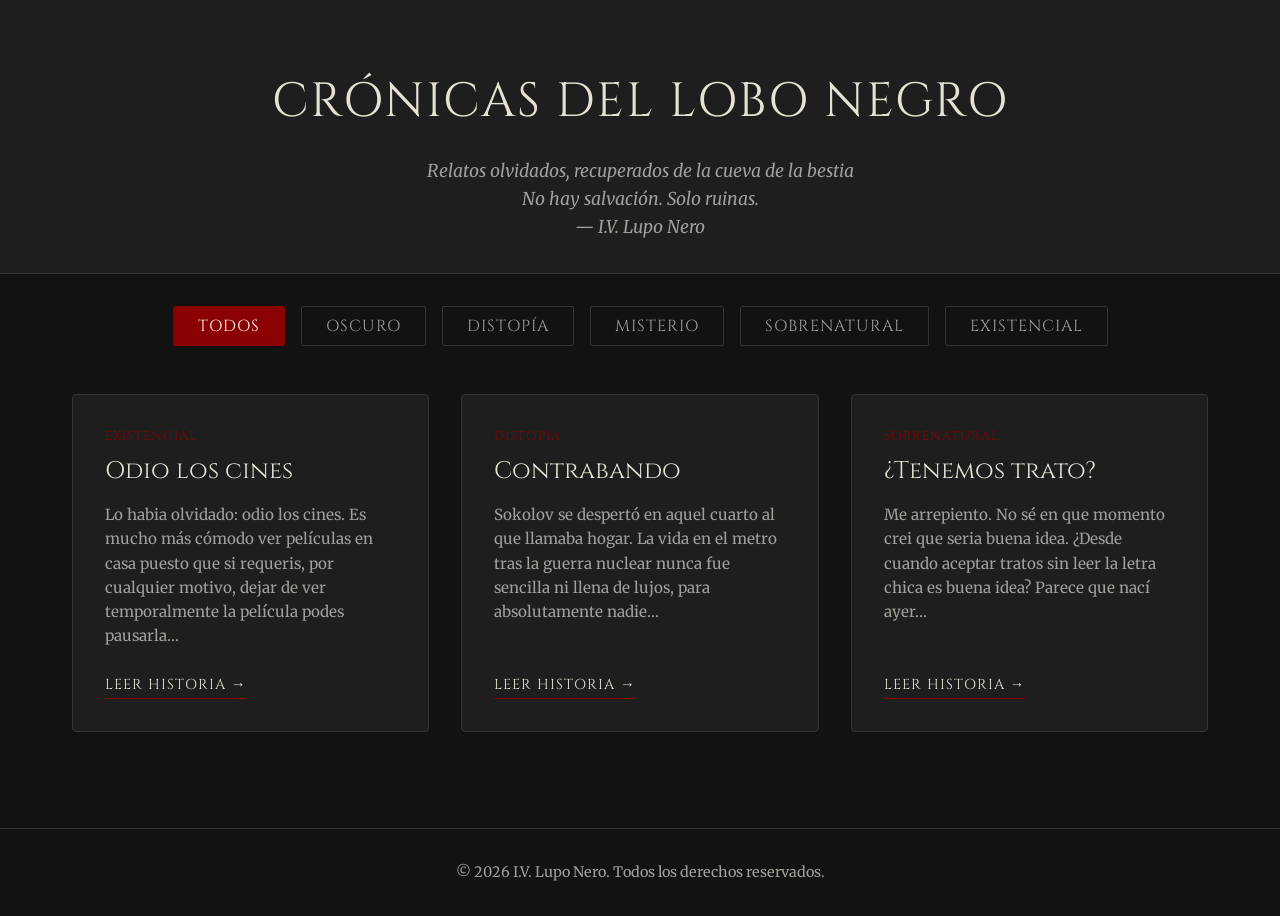
<file: index.html>
<!DOCTYPE html>
<html lang="es">

<head>
    <meta charset="UTF-8">
    <meta name="viewport" content="width=device-width, initial-scale=1.0">
    <meta name="description" content="Portfolio de escritura personal y plataforma de lectura de historias.">
    <title>Crónicas del Lobo Negro | Historias y Relatos</title>
    <link rel="stylesheet" href="styles.css">
    <link rel="icon" href="icon.png" type="image/png">
</head>

<body>

    <header>
        <h1>Crónicas del Lobo Negro</h1>
        <p class="subtitle">Relatos olvidados, recuperados de la cueva de la bestia</p>
        <p class="subtitle">No hay salvación. Solo ruinas.</p>
        <p class="subtitle">— I.V. Lupo Nero</p>
    </header>

    <main>
        <div class="filters" id="genre-filters">
            <button class="filter-btn active" data-genre="todos">Todos</button>
            <button class="filter-btn" data-genre="oscuro">Oscuro</button>
            <button class="filter-btn" data-genre="distopia">Distopía</button>
            <button class="filter-btn" data-genre="misterio">Misterio</button>
            <button class="filter-btn" data-genre="sobrenatural">Sobrenatural</button>
            <button class="filter-btn" data-genre="existencial">Existencial</button>
        </div>

        <section class="stories-grid" id="stories-container">
            <!-- Las historias se cargarán aquí dinámicamente vía script.js -->
        </section>
    </main>

    <footer>
        <p>&copy; 2026 I.V. Lupo Nero. Todos los derechos reservados.</p>
    </footer>

    <script src="script.js"></script>
</body>

</html>
</file>
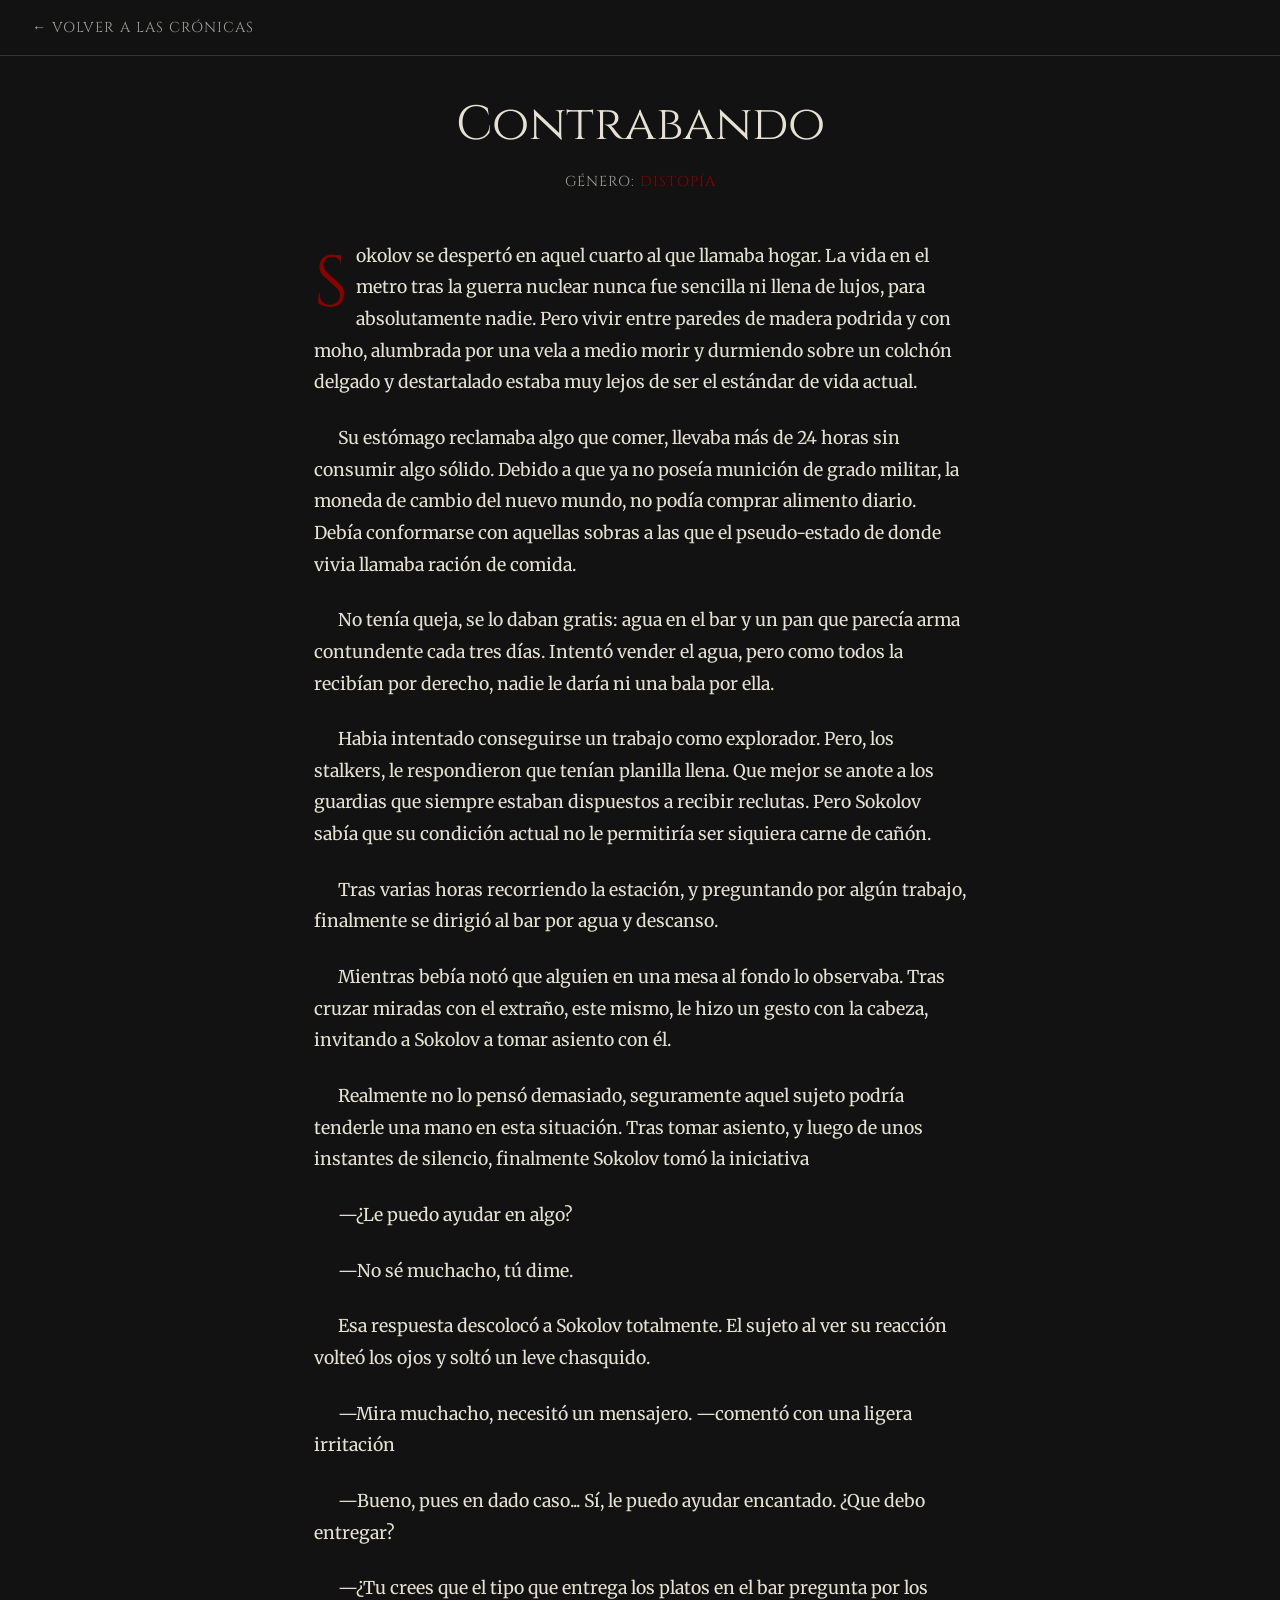
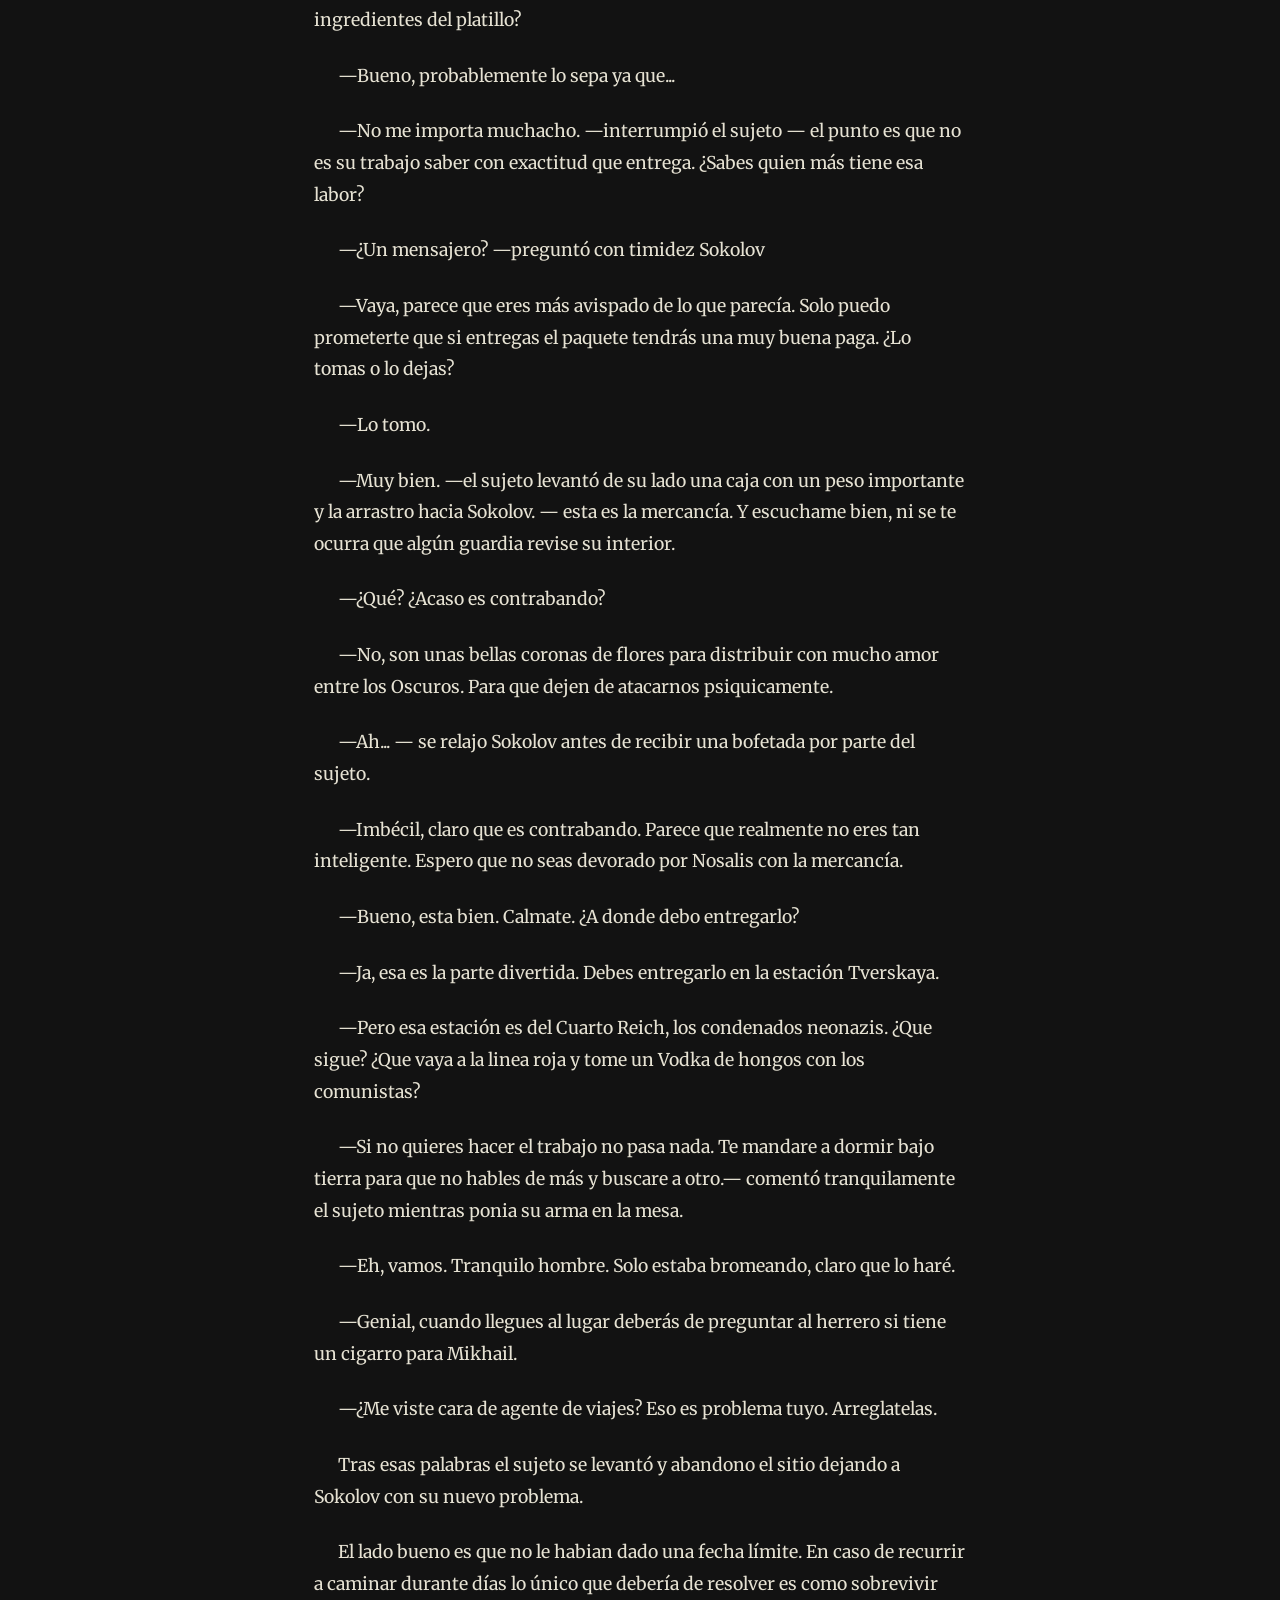
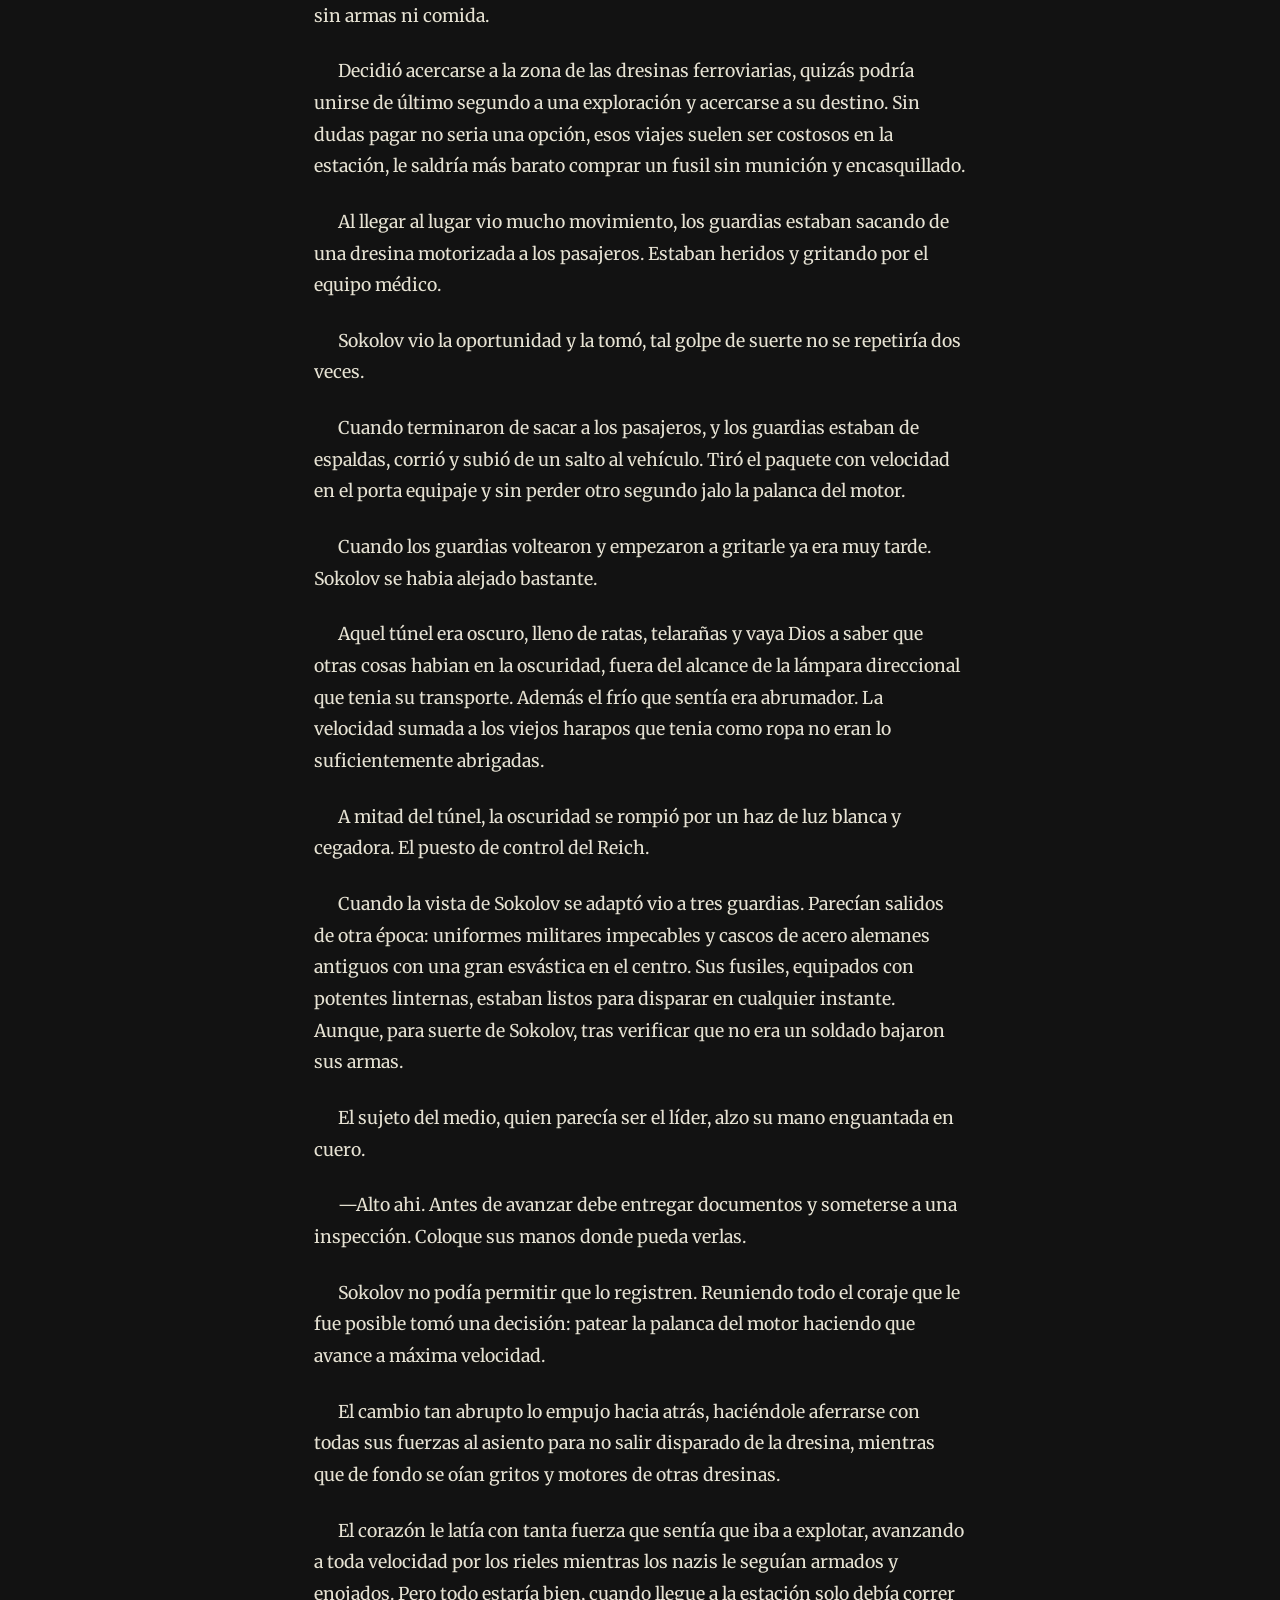
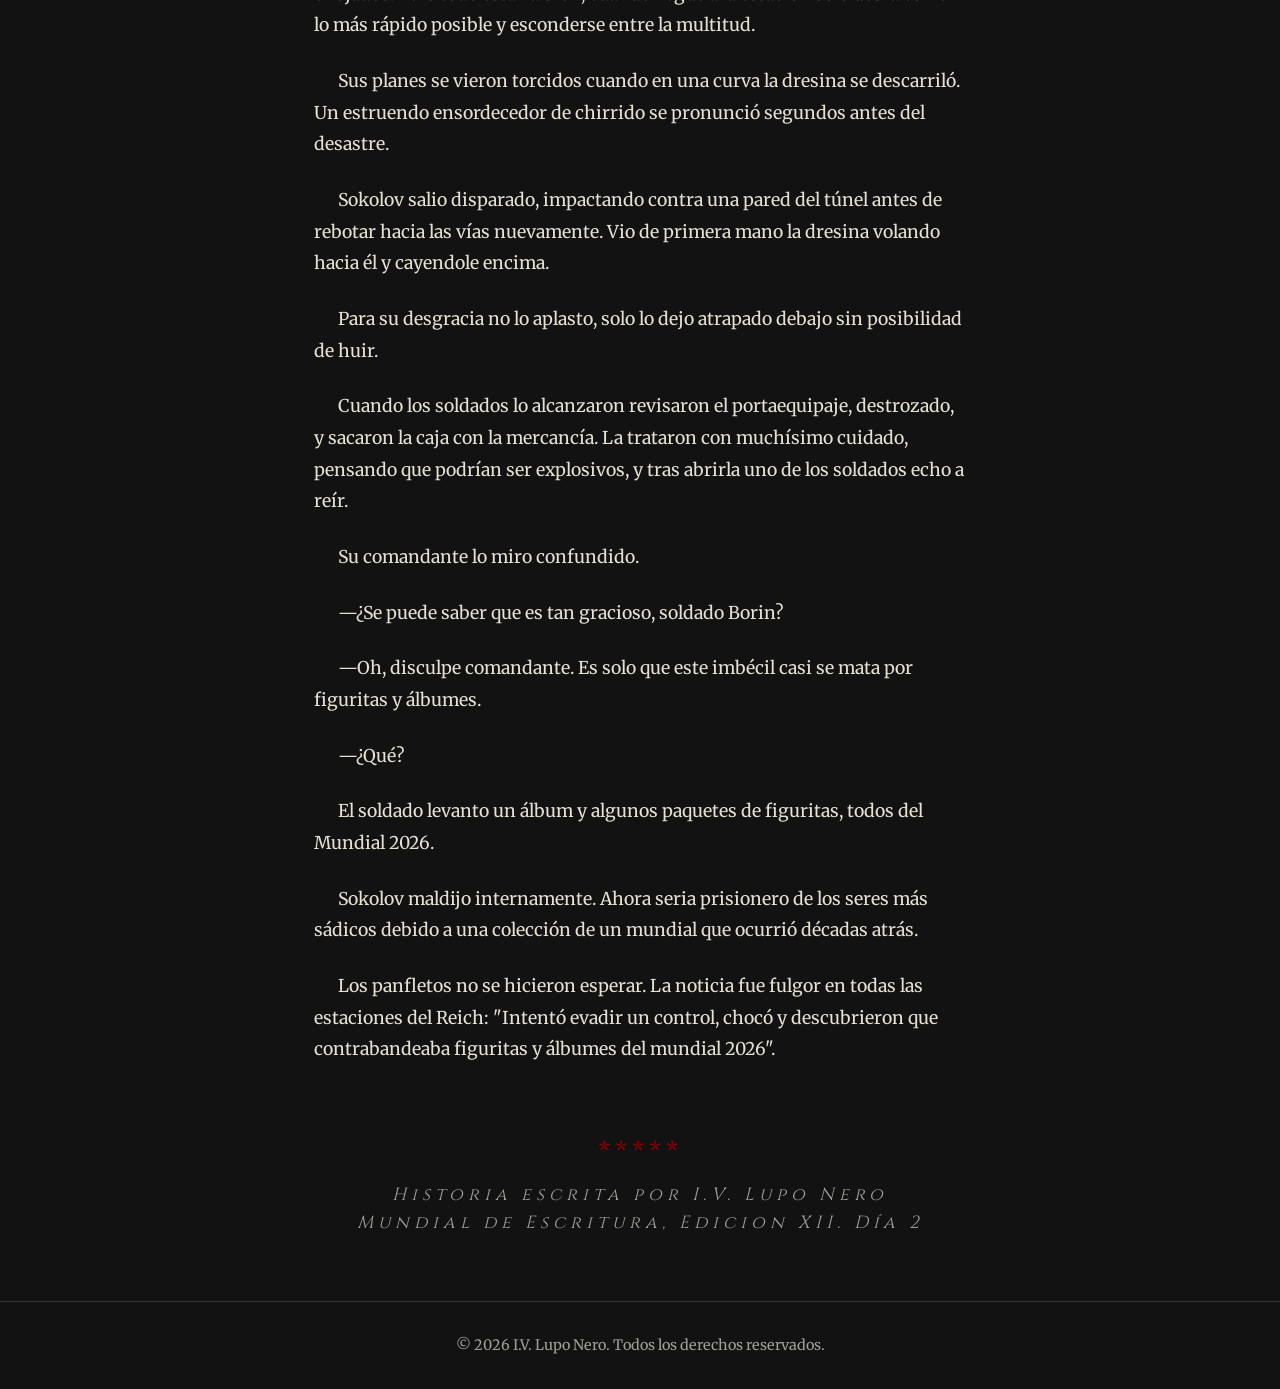
<file: historias/contrabando-de-figus.html>
<!DOCTYPE html>
<html lang="es">

<head>
    <meta charset="UTF-8">
    <meta name="viewport" content="width=device-width, initial-scale=1.0">
    <title>Contrabando | Crónicas del Lobo Negro</title>
    <!-- Ruta relativa para acceder a styles.css en la carpeta padre -->
    <link rel="stylesheet" href="../styles.css">
    <link rel="icon" href="../icon.png" type="image/png">
</head>

<body>

    <!-- Barra de progreso (se controla desde script.js) -->
    <div class="progress-container">
        <div class="progress-bar" id="reading-progress"></div>
    </div>

    <!-- Cabecera mínima para volver -->
    <header class="reader-header">
        <a href="../index.html" class="back-link">&larr; Volver a las Crónicas</a>
    </header>

    <!-- Contenedor de lectura -->
    <main class="reader-main">
        <article>
            <h1 class="story-title">Contrabando</h1>
            <div class="story-meta">
                Género: <span>Distopía</span>
            </div>

            <div class="story-content">
                <p>Sokolov se despertó en aquel cuarto al que llamaba hogar. La vida en el metro tras la guerra nuclear
                    nunca fue sencilla ni llena de lujos, para absolutamente nadie. Pero vivir entre paredes de madera
                    podrida y con moho, alumbrada por una vela a medio morir y durmiendo sobre un colchón delgado y
                    destartalado estaba muy lejos de ser el estándar de vida actual.</p>
                <p>Su estómago reclamaba algo que comer, llevaba más de 24 horas sin consumir algo sólido. Debido a que
                    ya no poseía munición de grado militar, la moneda de cambio del nuevo mundo, no podía comprar
                    alimento diario. Debía conformarse con aquellas sobras a las que el pseudo-estado de donde vivia
                    llamaba ración de comida.</p>
                <p>No tenía queja, se lo daban gratis: agua en el bar y un pan que parecía arma contundente cada tres
                    días. Intentó vender el agua, pero como todos la recibían por derecho, nadie le daría ni una bala
                    por ella.</p>
                <p>Habia intentado conseguirse un trabajo como explorador. Pero, los stalkers, le respondieron que
                    tenían planilla llena. Que mejor se anote a los guardias que siempre estaban dispuestos a recibir
                    reclutas. Pero Sokolov sabía que su condición actual no le permitiría ser siquiera carne de cañón.
                </p>
                <p>Tras varias horas recorriendo la estación, y preguntando por algún trabajo, finalmente se dirigió al
                    bar por agua y descanso. </p>
                <p>Mientras bebía notó que alguien en una mesa al fondo lo observaba. Tras cruzar miradas con el
                    extraño, este mismo, le hizo un gesto con la cabeza, invitando a Sokolov a tomar asiento con él.</p>
                <p>Realmente no lo pensó demasiado, seguramente aquel sujeto podría tenderle una mano en esta situación.
                    Tras tomar asiento, y luego de unos instantes de silencio, finalmente Sokolov tomó la iniciativa</p>
                <p>—¿Le puedo ayudar en algo?</p>
                <p>—No sé muchacho, tú dime.</p>
                <p>Esa respuesta descolocó a Sokolov totalmente. El sujeto al ver su reacción volteó los ojos y soltó un
                    leve chasquido.</p>
                <p>—Mira muchacho, necesitó un mensajero. —comentó con una ligera irritación</p>
                <p>—Bueno, pues en dado caso... Sí, le puedo ayudar encantado. ¿Que debo entregar?</p>
                <p>—¿Tu crees que el tipo que entrega los platos en el bar pregunta por los ingredientes del platillo?
                </p>
                <p>—Bueno, probablemente lo sepa ya que...</p>
                <p>—No me importa muchacho. —interrumpió el sujeto — el punto es que no es su trabajo saber con
                    exactitud que entrega. ¿Sabes quien más tiene esa labor?</p>
                <p>—¿Un mensajero? —preguntó con timidez Sokolov</p>
                <p>—Vaya, parece que eres más avispado de lo que parecía. Solo puedo prometerte que si entregas el
                    paquete tendrás una muy buena paga. ¿Lo tomas o lo dejas?</p>
                <p>—Lo tomo.</p>
                <p>—Muy bien. —el sujeto levantó de su lado una caja con un peso importante y la arrastro hacia Sokolov.
                    — esta es la mercancía. Y escuchame bien, ni se te ocurra que algún guardia revise su interior.</p>
                <p>—¿Qué? ¿Acaso es contrabando?</p>
                <p>—No, son unas bellas coronas de flores para distribuir con mucho amor entre los Oscuros. Para que
                    dejen de atacarnos psiquicamente.</p>
                <p>—Ah... — se relajo Sokolov antes de recibir una bofetada por parte del sujeto. </p>
                <p>—Imbécil, claro que es contrabando. Parece que realmente no eres tan inteligente. Espero que no seas
                    devorado por Nosalis con la mercancía. </p>
                <p>—Bueno, esta bien. Calmate. ¿A donde debo entregarlo?</p>
                <p>—Ja, esa es la parte divertida. Debes entregarlo en la estación Tverskaya.</p>
                <p>—Pero esa estación es del Cuarto Reich, los condenados neonazis. ¿Que sigue? ¿Que vaya a la linea
                    roja y tome un Vodka de hongos con los comunistas? </p>
                <p>—Si no quieres hacer el trabajo no pasa nada. Te mandare a dormir bajo tierra para que no hables de
                    más y buscare a otro.— comentó tranquilamente el sujeto mientras ponia su arma en la mesa.</p>
                <p>—Eh, vamos. Tranquilo hombre. Solo estaba bromeando, claro que lo haré. </p>
                <p>—Genial, cuando llegues al lugar deberás de preguntar al herrero si tiene un cigarro para Mikhail.
                </p>
                <p>—¿Me viste cara de agente de viajes? Eso es problema tuyo. Arreglatelas.</p>
                <p>Tras esas palabras el sujeto se levantó y abandono el sitio dejando a Sokolov con su nuevo problema.
                </p>
                <p>El lado bueno es que no le habian dado una fecha límite. En caso de recurrir a caminar durante días
                    lo único que debería de resolver es como sobrevivir sin armas ni comida.</p>
                <p>Decidió acercarse a la zona de las dresinas ferroviarias, quizás podría unirse de último segundo a
                    una exploración y acercarse a su destino. Sin dudas pagar no seria una opción, esos viajes suelen
                    ser costosos en la estación, le saldría más barato comprar un fusil sin munición y encasquillado.
                </p>
                <p>Al llegar al lugar vio mucho movimiento, los guardias estaban sacando de una dresina motorizada a los
                    pasajeros. Estaban heridos y gritando por el equipo médico.</p>
                <p>Sokolov vio la oportunidad y la tomó, tal golpe de suerte no se repetiría dos veces.</p>
                <p>Cuando terminaron de sacar a los pasajeros, y los guardias estaban de espaldas, corrió y subió de un
                    salto al vehículo. Tiró el paquete con velocidad en el porta equipaje y sin perder otro segundo jalo
                    la palanca del motor.</p>
                <p>Cuando los guardias voltearon y empezaron a gritarle ya era muy tarde. Sokolov se habia alejado
                    bastante.</p>
                <p>Aquel túnel era oscuro, lleno de ratas, telarañas y vaya Dios a saber que otras cosas habian en la
                    oscuridad, fuera del alcance de la lámpara direccional que tenia su transporte. Además el frío que
                    sentía era abrumador. La velocidad sumada a los viejos harapos que tenia como ropa no eran lo
                    suficientemente abrigadas.</p>
                <p>A mitad del túnel, la oscuridad se rompió por un haz de luz blanca y cegadora. El puesto de control
                    del Reich.</p>
                <p>Cuando la vista de Sokolov se adaptó vio a tres guardias. Parecían salidos de otra época: uniformes
                    militares impecables y cascos de acero alemanes antiguos con una gran esvástica en el centro. Sus
                    fusiles, equipados con potentes linternas, estaban listos para disparar en cualquier instante.
                    Aunque, para suerte de Sokolov, tras verificar que no era un soldado bajaron sus armas.</p>
                <p>El sujeto del medio, quien parecía ser el líder, alzo su mano enguantada en cuero. </p>
                <p>—Alto ahi. Antes de avanzar debe entregar documentos y someterse a una inspección. Coloque sus manos
                    donde pueda verlas.</p>
                <p>Sokolov no podía permitir que lo registren. Reuniendo todo el coraje que le fue posible tomó una
                    decisión: patear la palanca del motor haciendo que avance a máxima velocidad.</p>
                <p>El cambio tan abrupto lo empujo hacia atrás, haciéndole aferrarse con todas sus fuerzas al asiento
                    para no salir disparado de la dresina, mientras que de fondo se oían gritos y motores de otras
                    dresinas.</p>
                <p>El corazón le latía con tanta fuerza que sentía que iba a explotar, avanzando a toda velocidad por
                    los rieles mientras los nazis le seguían armados y enojados. Pero todo estaría bien, cuando llegue a
                    la estación solo debía correr lo más rápido posible y esconderse entre la multitud.</p>
                <p>Sus planes se vieron torcidos cuando en una curva la dresina se descarriló. Un estruendo ensordecedor
                    de chirrido se pronunció segundos antes del desastre.</p>
                <p>Sokolov salio disparado, impactando contra una pared del túnel antes de rebotar hacia las vías
                    nuevamente. Vio de primera mano la dresina volando hacia él y cayendole encima.</p>
                <p>Para su desgracia no lo aplasto, solo lo dejo atrapado debajo sin posibilidad de huir.</p>
                <p>Cuando los soldados lo alcanzaron revisaron el portaequipaje, destrozado, y sacaron la caja con la
                    mercancía. La trataron con muchísimo cuidado, pensando que podrían ser explosivos, y tras abrirla
                    uno de los soldados echo a reír.</p>
                <p>Su comandante lo miro confundido.</p>
                <p>—¿Se puede saber que es tan gracioso, soldado Borin? </p>
                <p>—Oh, disculpe comandante. Es solo que este imbécil casi se mata por figuritas y álbumes.</p>
                <p>—¿Qué?</p>
                <p>El soldado levanto un álbum y algunos paquetes de figuritas, todos del Mundial 2026.</p>
                <p>Sokolov maldijo internamente. Ahora seria prisionero de los seres más sádicos debido a una colección
                    de un mundial que ocurrió décadas atrás.</p>
                <p>Los panfletos no se hicieron esperar. La noticia fue fulgor en todas las estaciones del Reich:
                    "Intentó evadir un control, chocó y descubrieron que contrabandeaba figuritas y álbumes del mundial
                    2026".</p>
            </div>

            <!-- Marca de fin -->
            <div class="story-end">
                <p>*****</p>
                <p class="subtitle">Historia escrita por I.V. Lupo Nero</p>
                <p class="subtitle">Mundial de Escritura, Edicion XII. Día 2</p>
            </div>
        </article>
    </main>

    <footer>
        <p>&copy; 2026 I.V. Lupo Nero. Todos los derechos reservados.</p>
    </footer>

    <!-- Ruta relativa para acceder a script.js en la carpeta padre -->
    <script src="../script.js"></script>
</body>

</html>
</file>
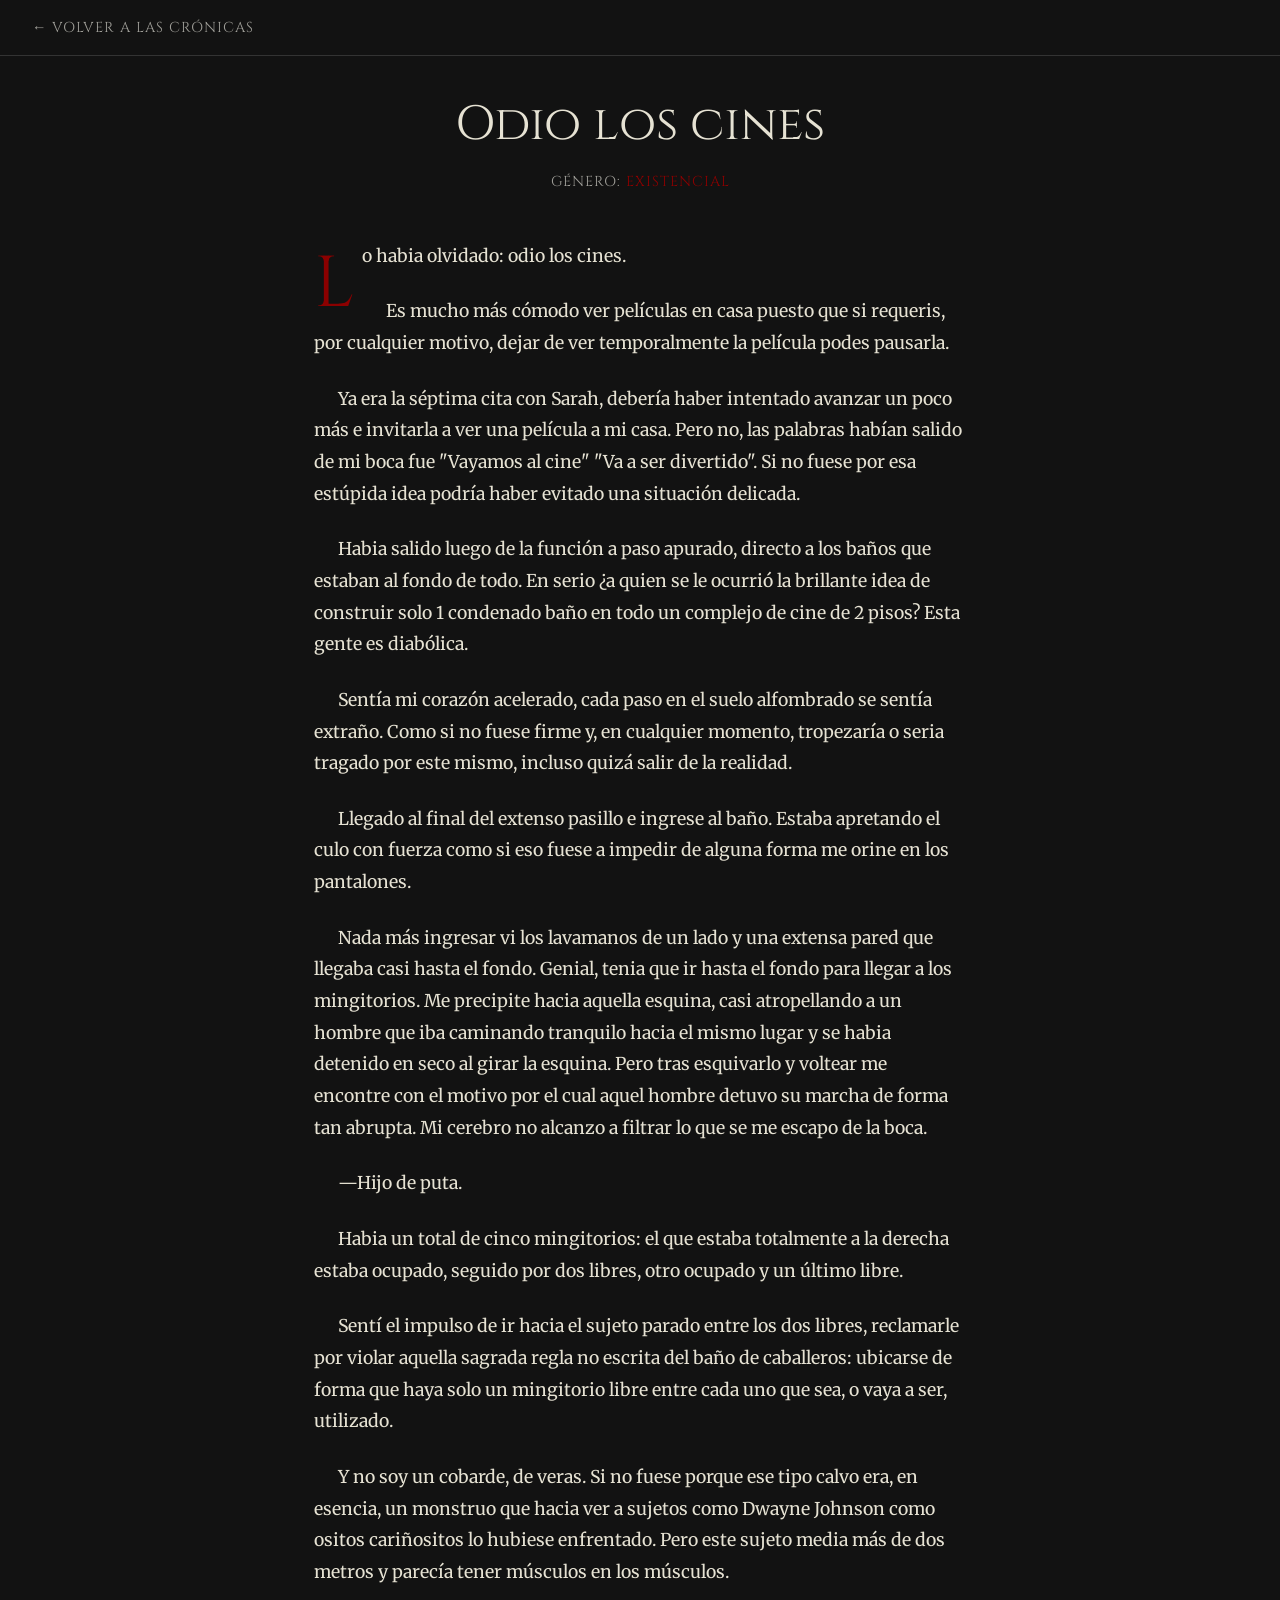
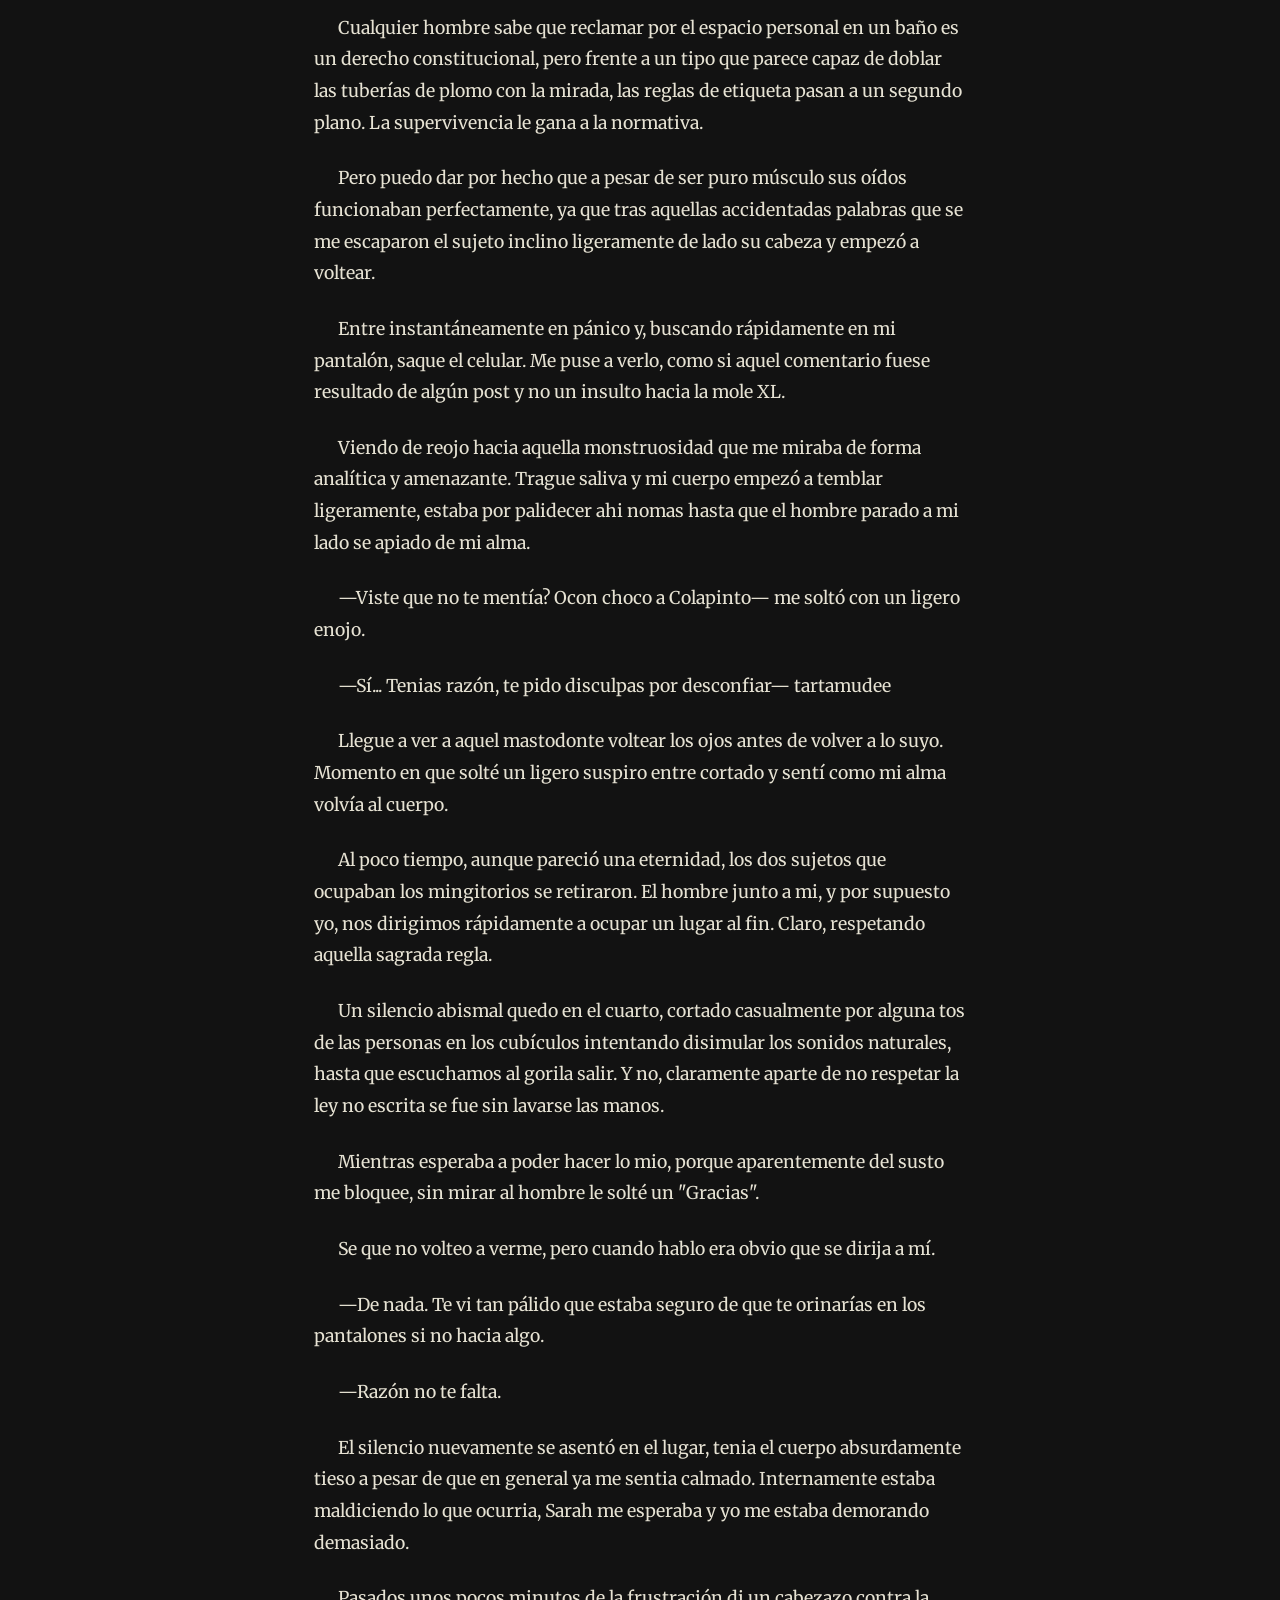
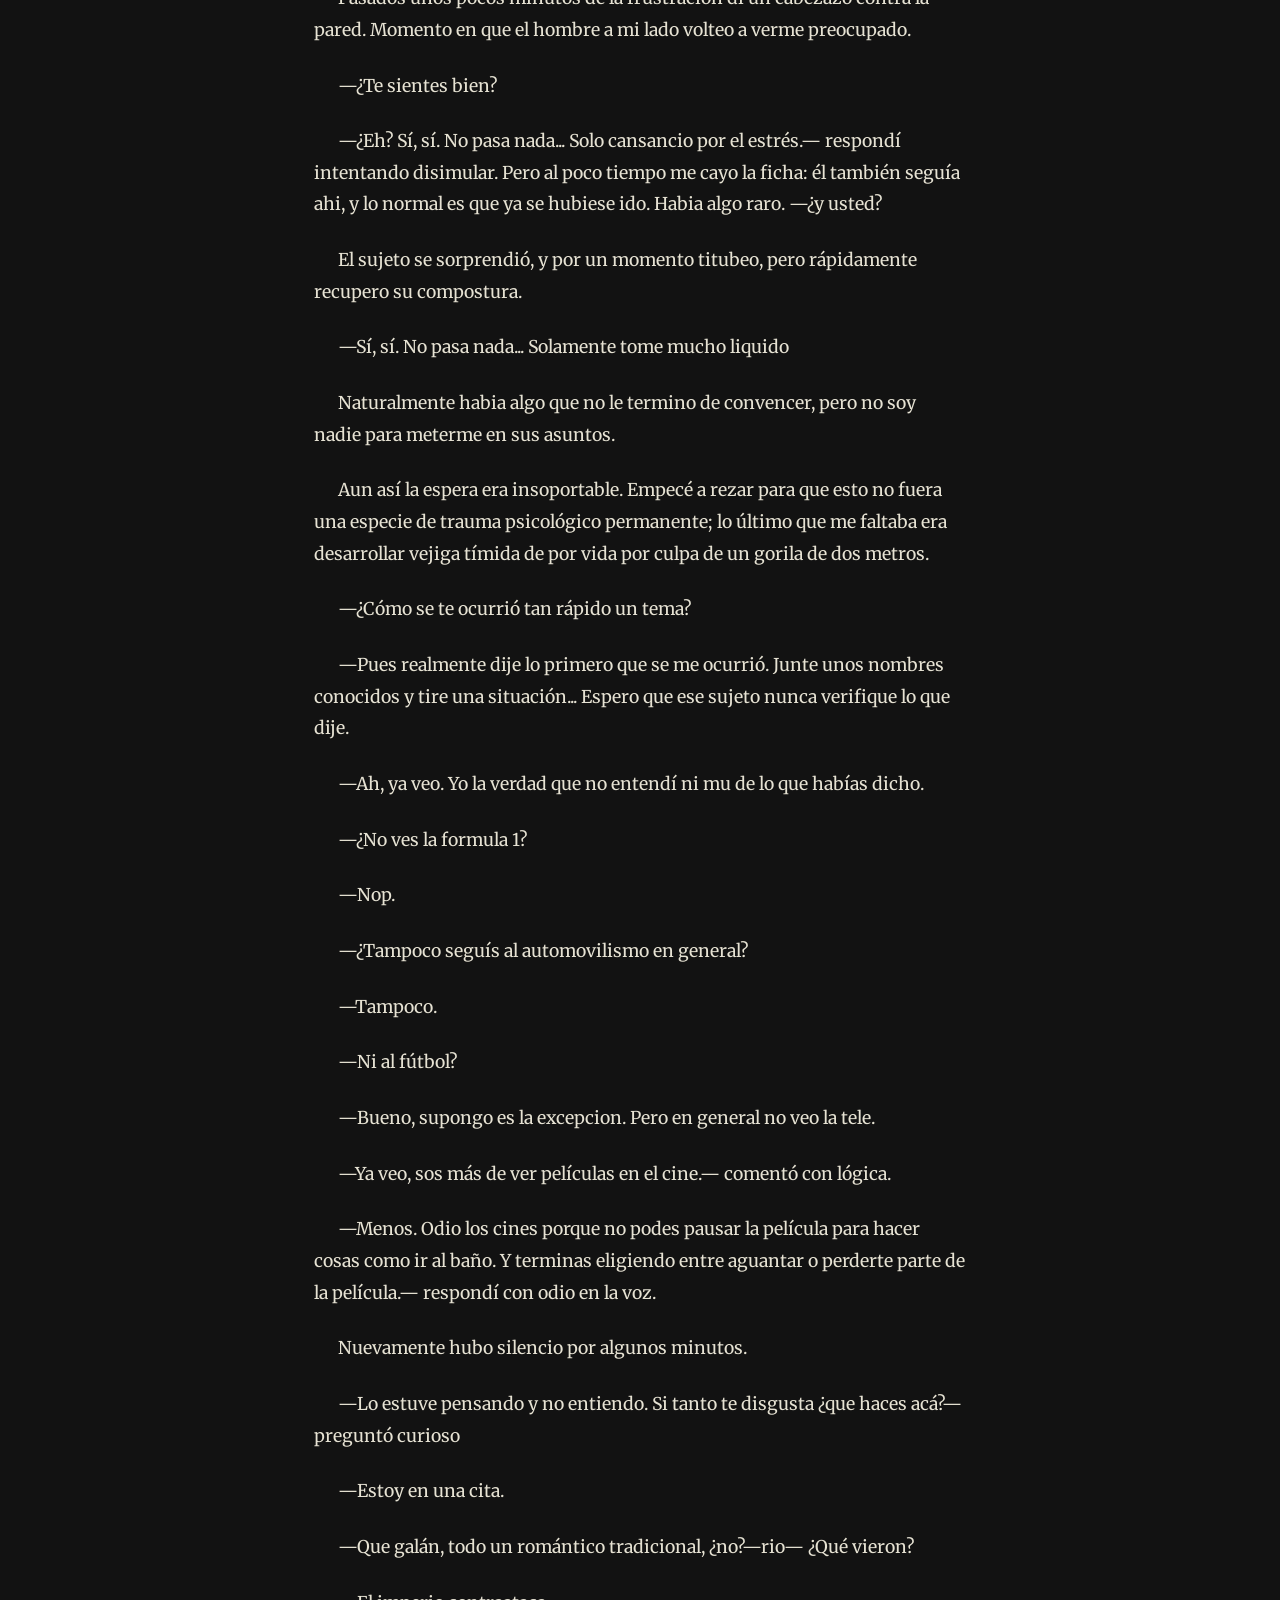
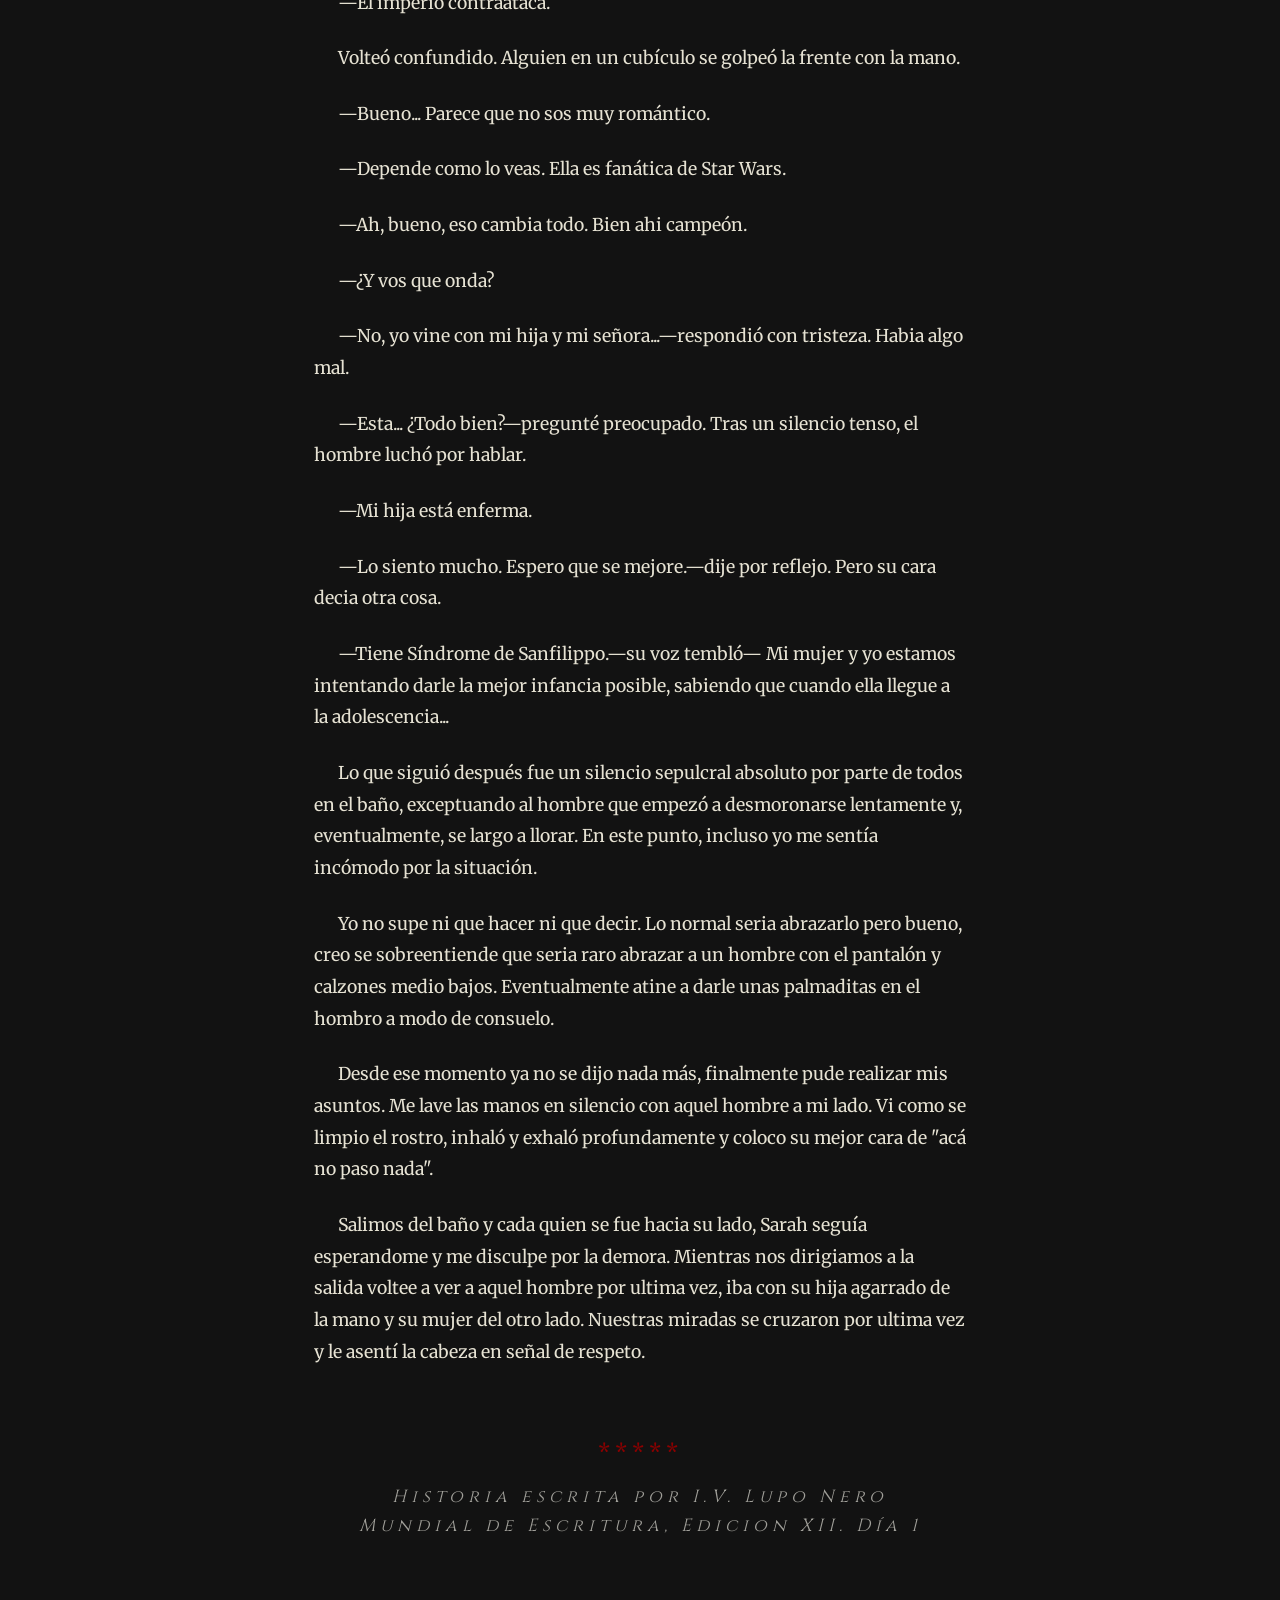
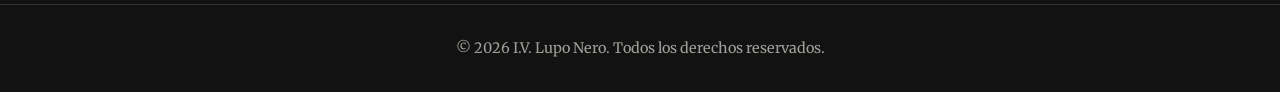
<file: historias/odio-los-cines.html>
<!DOCTYPE html>
<html lang="es">
<head>
    <meta charset="UTF-8">
    <meta name="viewport" content="width=device-width, initial-scale=1.0">
    <title>Odio los cines | Crónicas del Lobo Negro</title>
    <link rel="stylesheet" href="../styles.css">
    <link rel="icon" href="../icon.png" type="image/png">
</head>
<body>

    <div class="progress-container">
        <div class="progress-bar" id="reading-progress"></div>
    </div>

    <header class="reader-header">
        <a href="../index.html" class="back-link">&larr; Volver a las Crónicas</a>
    </header>

    <main class="reader-main">
        <article>
            <h1 class="story-title">Odio los cines</h1>
            <div class="story-meta">
                Género: <span>Existencial</span>
            </div>

            <div class="story-content">
                <p>Lo habia olvidado: odio los cines.</p>
                <p>Es mucho más cómodo ver películas en casa puesto que si requeris, por cualquier motivo, dejar de ver temporalmente la película podes pausarla.</p>
                <p>Ya era la séptima cita con Sarah, debería haber intentado avanzar un poco más e invitarla a ver una película a mi casa. Pero no, las palabras habían salido de mi boca fue "Vayamos al cine" "Va a ser divertido". Si no fuese por esa estúpida idea podría haber evitado una situación delicada. </p>
                <p>Habia salido luego de la función a paso apurado, directo a los baños que estaban al fondo de todo. En serio ¿a quien se le ocurrió la brillante idea de construir solo 1 condenado baño en todo un complejo de cine de 2 pisos? Esta gente es diabólica.</p>
                <p>Sentía mi corazón acelerado, cada paso en el suelo alfombrado se sentía extraño. Como si no fuese firme y, en cualquier momento, tropezaría o seria tragado por este mismo, incluso quizá salir de la realidad.</p>
                <p>Llegado al final del extenso pasillo e ingrese al baño. Estaba apretando el culo con fuerza como si eso fuese a impedir de alguna forma me orine en los pantalones.</p>
                <p>Nada más ingresar vi los lavamanos de un lado y una extensa pared que llegaba casi hasta el fondo. Genial, tenia que ir hasta el fondo para llegar a los mingitorios. Me precipite hacia aquella esquina, casi atropellando a un hombre que iba caminando tranquilo hacia el mismo lugar y se habia detenido en seco al girar la esquina. Pero tras esquivarlo y voltear me encontre con el motivo por el cual aquel hombre detuvo su marcha de forma tan abrupta. Mi cerebro no alcanzo a filtrar lo que se me escapo de la boca.</p>
                <p>—Hijo de puta.</p>
                <p>Habia un total de cinco mingitorios: el que estaba totalmente a la derecha estaba ocupado, seguido por dos libres, otro ocupado y un último libre.</p>
                <p>Sentí el impulso de ir hacia el sujeto parado entre los dos libres, reclamarle por violar aquella sagrada regla no escrita del baño de caballeros: ubicarse de forma que haya solo un mingitorio libre entre cada uno que sea, o vaya a ser, utilizado. </p>
                <p>Y no soy un cobarde, de veras. Si no fuese porque ese tipo calvo era, en esencia, un monstruo que hacia ver a sujetos como Dwayne Johnson como ositos cariñositos lo hubiese enfrentado. Pero este sujeto media más de dos metros y parecía tener músculos en los músculos.</p>
                <p>Cualquier hombre sabe que reclamar por el espacio personal en un baño es un derecho constitucional, pero frente a un tipo que parece capaz de doblar las tuberías de plomo con la mirada, las reglas de etiqueta pasan a un segundo plano. La supervivencia le gana a la normativa.</p>
                <p>Pero puedo dar por hecho que a pesar de ser puro músculo sus oídos funcionaban perfectamente, ya que tras aquellas accidentadas palabras que se me escaparon el sujeto inclino ligeramente de lado su cabeza y empezó a voltear.</p>
                <p>Entre instantáneamente en pánico y, buscando rápidamente en mi pantalón, saque el celular. Me puse a verlo, como si aquel comentario fuese resultado de algún post y no un insulto hacia la mole XL. </p>
                <p>Viendo de reojo hacia aquella monstruosidad que me miraba de forma analítica y amenazante. Trague saliva y mi cuerpo empezó a temblar ligeramente, estaba por palidecer ahi nomas hasta que el hombre parado a mi lado se apiado de mi alma.</p>
                <p>—Viste que no te mentía? Ocon choco a Colapinto— me soltó con un ligero enojo.</p>
                <p>—Sí... Tenias razón, te pido disculpas por desconfiar— tartamudee </p>
                <p>Llegue a ver a aquel mastodonte voltear los ojos antes de volver a lo suyo. Momento en que solté un ligero suspiro entre cortado y sentí como mi alma volvía al cuerpo. </p>
                <p>Al poco tiempo, aunque pareció una eternidad, los dos sujetos que ocupaban los mingitorios se retiraron. El hombre junto a mi, y por supuesto yo, nos dirigimos rápidamente a ocupar un lugar al fin. Claro, respetando aquella sagrada regla. </p>
                <p>Un silencio abismal quedo en el cuarto, cortado casualmente por alguna tos de las personas en los cubículos intentando disimular los sonidos naturales, hasta que escuchamos al gorila salir. Y no, claramente aparte de no respetar la ley no escrita se fue sin lavarse las manos.</p>
                <p>Mientras esperaba a poder hacer lo mio, porque aparentemente del susto me bloquee, sin mirar al hombre le solté un "Gracias".</p>
                <p>Se que no volteo a verme, pero cuando hablo era obvio que se dirija a mí.</p>
                <p>—De nada. Te vi tan pálido que estaba seguro de que te orinarías en los pantalones si no hacia algo.</p>
                <p>—Razón no te falta.</p>
                <p>El silencio nuevamente se asentó en el lugar, tenia el cuerpo absurdamente tieso a pesar de que en general ya me sentia calmado. Internamente estaba maldiciendo lo que ocurria, Sarah me esperaba y yo me estaba demorando demasiado.</p>
                <p>Pasados unos pocos minutos de la frustración di un cabezazo contra la pared. Momento en que el hombre a mi lado volteo a verme preocupado.</p>
                <p>—¿Te sientes bien?</p>
                <p>—¿Eh? Sí, sí. No pasa nada... Solo cansancio por el estrés.— respondí intentando disimular. Pero al poco tiempo me cayo la ficha: él también seguía ahi, y lo normal es que ya se hubiese ido. Habia algo raro. —¿y usted?</p>
                <p>El sujeto se sorprendió, y por un momento titubeo, pero rápidamente recupero su compostura.</p>
                <p>—Sí, sí. No pasa nada... Solamente tome mucho liquido</p>
                <p>Naturalmente habia algo que no le termino de convencer, pero no soy nadie para meterme en sus asuntos.</p>
                <p>Aun así la espera era insoportable. Empecé a rezar para que esto no fuera una especie de trauma psicológico permanente; lo último que me faltaba era desarrollar vejiga tímida de por vida por culpa de un gorila de dos metros.</p>
                <p>—¿Cómo se te ocurrió tan rápido un tema?</p>
                <p>—Pues realmente dije lo primero que se me ocurrió. Junte unos nombres conocidos y tire una situación... Espero que ese sujeto nunca verifique lo que dije.</p>
                <p>—Ah, ya veo. Yo la verdad que no entendí ni mu de lo que habías dicho.</p>
                <p>—¿No ves la formula 1?</p>
                <p>—Nop.</p>
                <p>—¿Tampoco seguís al automovilismo en general?</p>
                <p>—Tampoco.</p>
                <p>—Ni al fútbol?</p>
                <p>—Bueno, supongo es la excepcion. Pero en general no veo la tele.</p>
                <p>—Ya veo, sos más de ver películas en el cine.— comentó con lógica.</p>
                <p>—Menos. Odio los cines porque no podes pausar la película para hacer cosas como ir al baño. Y terminas eligiendo entre aguantar o perderte parte de la película.— respondí con odio en la voz.</p>
                <p>Nuevamente hubo silencio por algunos minutos.</p>
                <p>—Lo estuve pensando y no entiendo. Si tanto te disgusta ¿que haces acá?— preguntó curioso</p>
                <p>—Estoy en una cita. </p>
                <p>—Que galán, todo un romántico tradicional, ¿no?—rio— ¿Qué vieron?</p>
                <p>—El imperio contraataca.</p>
                <p>Volteó confundido. Alguien en un cubículo se golpeó la frente con la mano.</p>
                <p>—Bueno... Parece que no sos muy romántico.</p>
                <p>—Depende como lo veas. Ella es fanática de Star Wars.</p>
                <p>—Ah, bueno, eso cambia todo. Bien ahi campeón.</p>
                <p>—¿Y vos que onda?</p>
                <p>—No, yo vine con mi hija y mi señora...—respondió con tristeza. Habia algo mal.</p>
                <p>—Esta... ¿Todo bien?—pregunté preocupado. Tras un silencio tenso, el hombre luchó por hablar.</p>
                <p>—Mi hija está enferma.</p>
                <p>—Lo siento mucho. Espero que se mejore.—dije por reflejo. Pero su cara decia otra cosa.</p>
                <p>—Tiene Síndrome de Sanfilippo.—su voz tembló— Mi mujer y yo estamos intentando darle la mejor infancia posible, sabiendo que cuando ella llegue a la adolescencia...</p>
                <p>Lo que siguió después fue un silencio sepulcral absoluto por parte de todos en el baño, exceptuando al hombre que empezó a desmoronarse lentamente y, eventualmente, se largo a llorar. En este punto, incluso yo me sentía incómodo por la situación. </p>
                <p>Yo no supe ni que hacer ni que decir. Lo normal seria abrazarlo pero bueno, creo se sobreentiende que seria raro abrazar a un hombre con el pantalón y calzones medio bajos. Eventualmente atine a darle unas palmaditas en el hombro a modo de consuelo.</p>
                <p>Desde ese momento ya no se dijo nada más, finalmente pude realizar mis asuntos. Me lave las manos en silencio con aquel hombre a mi lado. Vi como se limpio el rostro, inhaló y exhaló profundamente y coloco su mejor cara de "acá no paso nada".</p>
                <p>Salimos del baño y cada quien se fue hacia su lado, Sarah seguía esperandome y me disculpe por la demora. Mientras nos dirigiamos a la salida voltee a ver a aquel hombre por ultima vez, iba con su hija agarrado de la mano y su mujer del otro lado. Nuestras miradas se cruzaron por ultima vez y le asentí la cabeza en señal de respeto.</p>
            </div>

            <div class="story-end">
                <p>*****</p>
                <p class="subtitle">Historia escrita por I.V. Lupo Nero</p>
                <p class="subtitle">Mundial de Escritura, Edicion XII. Día 1</p>
            </div>
        </article>
    </main>

    <footer>
        <p>&copy; 2026 I.V. Lupo Nero. Todos los derechos reservados.</p>
    </footer>

    <script src="../script.js"></script>
</body>
</html>
</file>
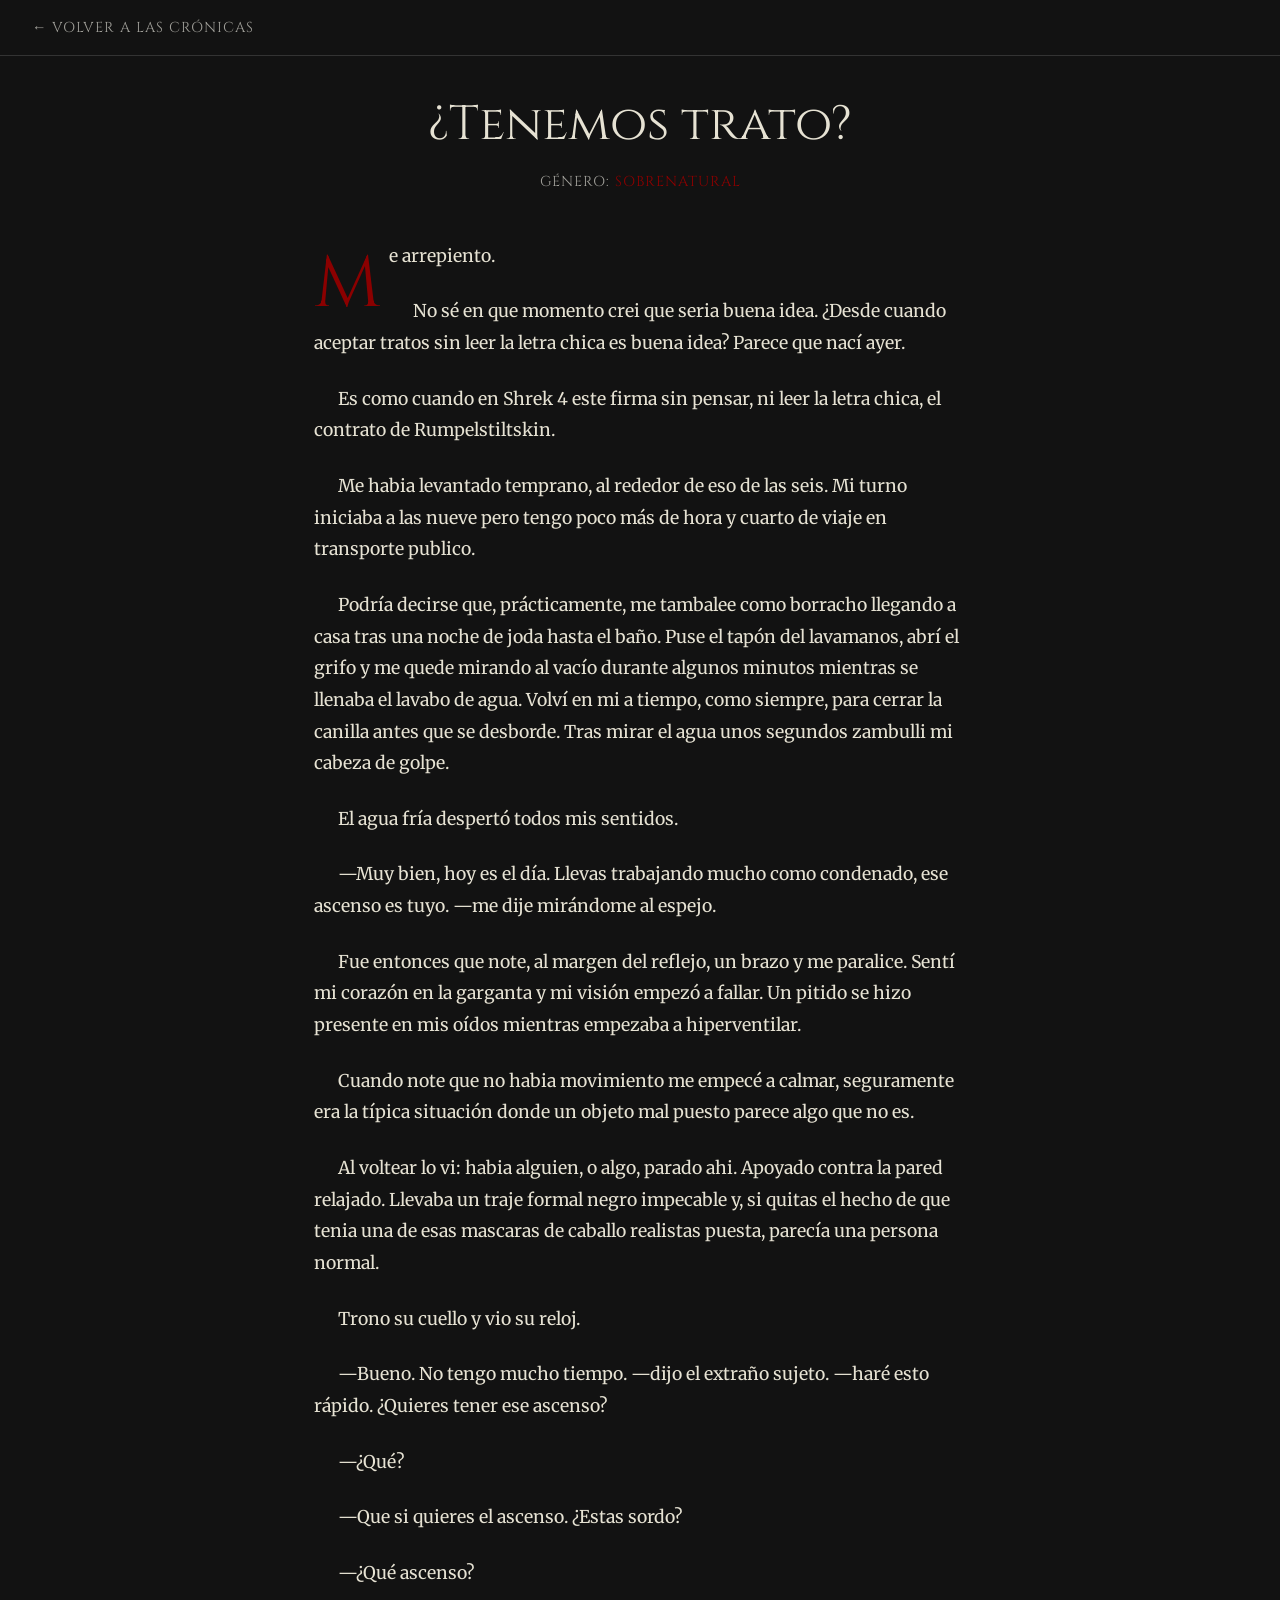
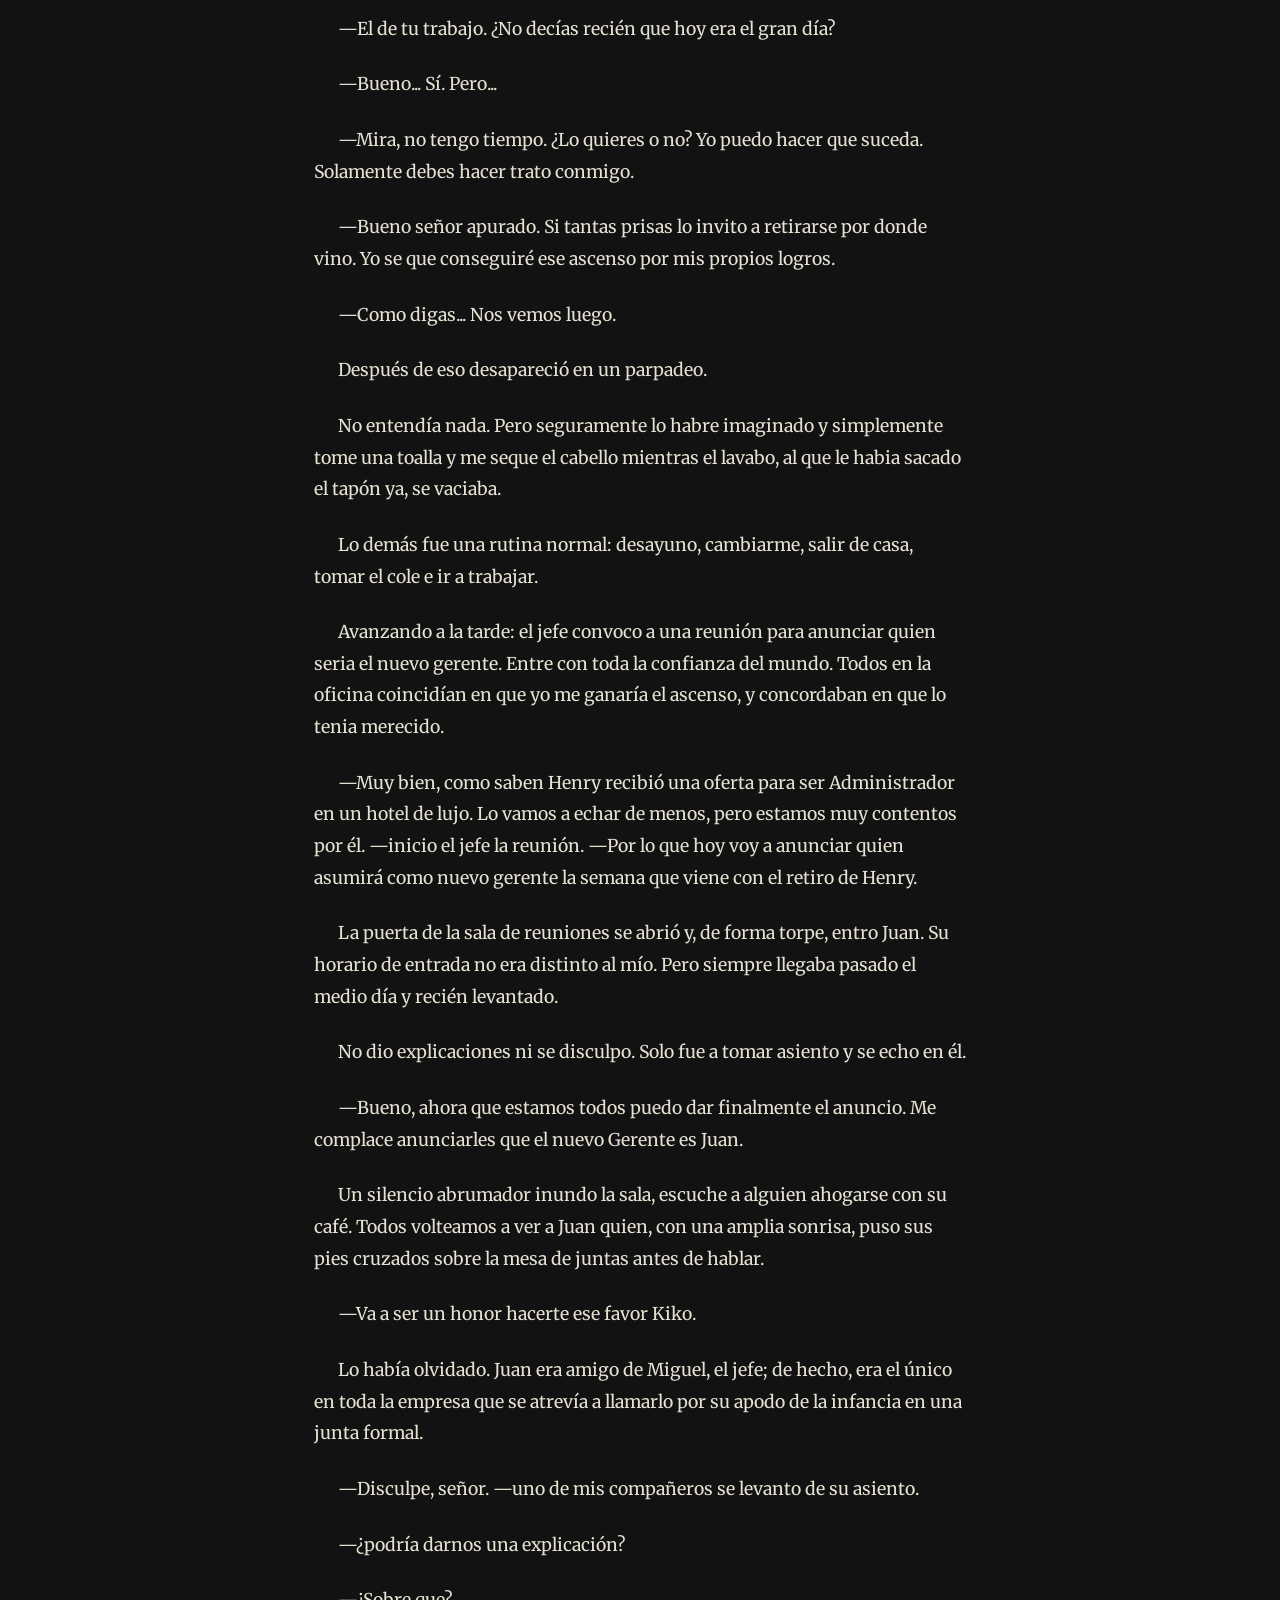
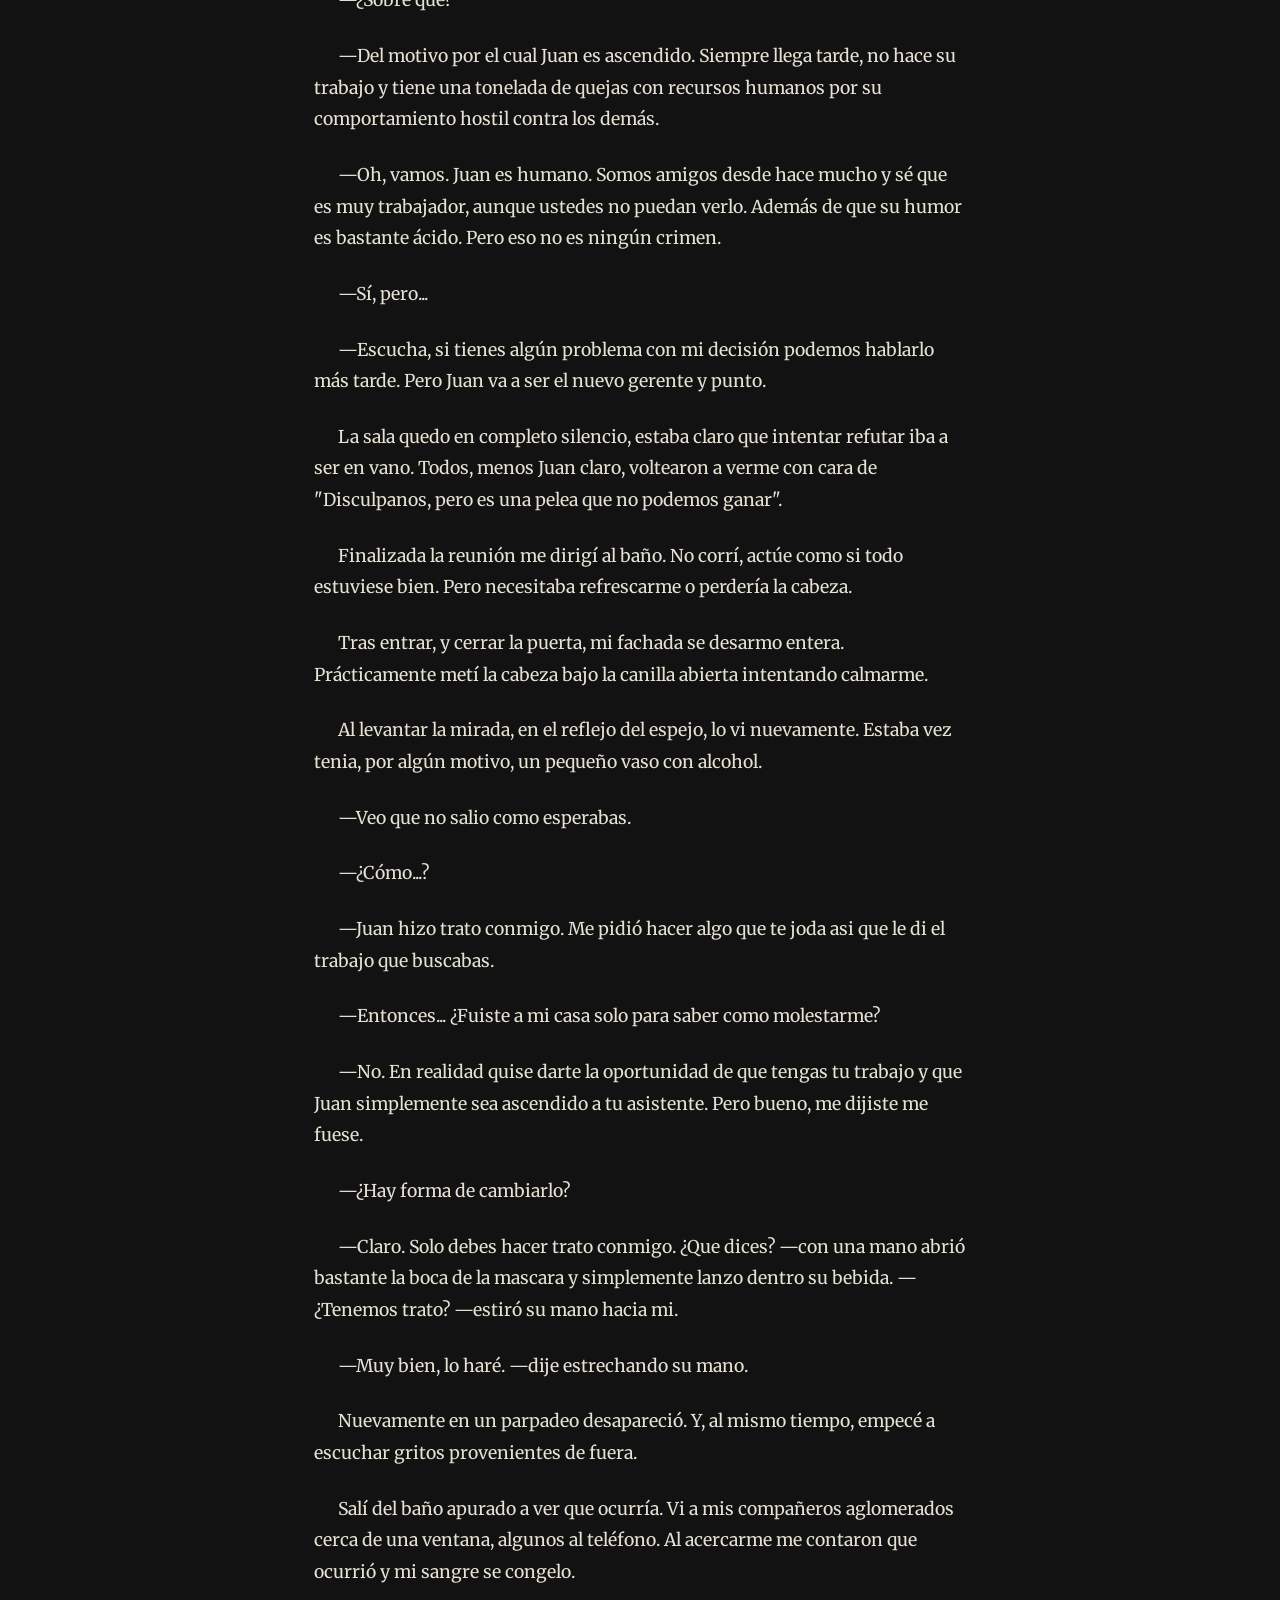
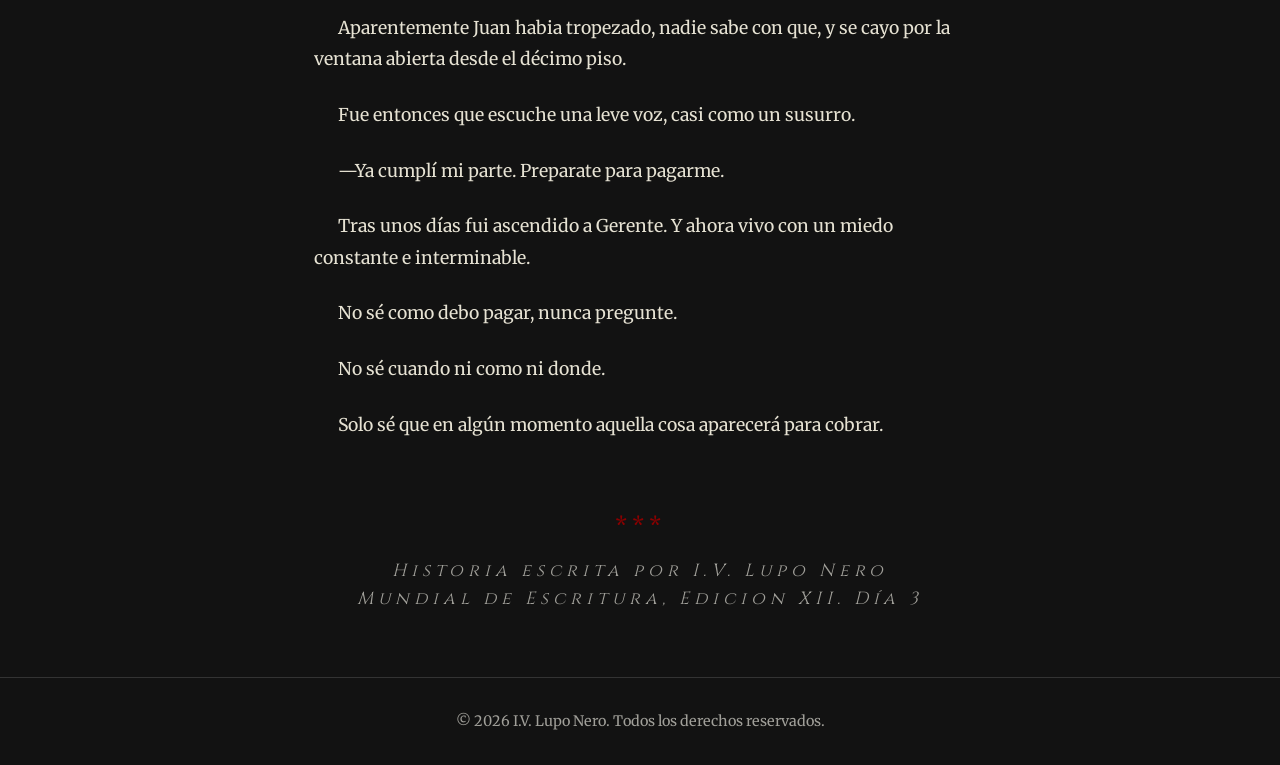
<file: historias/tenemos-trato.html>
<!DOCTYPE html>
<html lang="es">

<head>
    <meta charset="UTF-8">
    <meta name="viewport" content="width=device-width, initial-scale=1.0">
    <title>¿Tenemos trato? | Crónicas del Lobo Negro</title>
    <!-- Ruta relativa para acceder a styles.css en la carpeta padre -->
    <link rel="stylesheet" href="../styles.css">
    <link rel="icon" href="../icon.png" type="image/png">
</head>

<body>

    <!-- Barra de progreso (se controla desde script.js) -->
    <div class="progress-container">
        <div class="progress-bar" id="reading-progress"></div>
    </div>

    <!-- Cabecera mínima para volver -->
    <header class="reader-header">
        <a href="../index.html" class="back-link">&larr; Volver a las Crónicas</a>
    </header>

    <!-- Contenedor de lectura -->
    <main class="reader-main">
        <article>
            <h1 class="story-title">¿Tenemos trato?</h1>
            <div class="story-meta">
                Género: <span>Sobrenatural</span>
            </div>

            <div class="story-content">
                <p>Me arrepiento.</p>
                <p>No sé en que momento crei que seria buena idea. ¿Desde cuando aceptar tratos sin leer la letra chica
                    es buena idea? Parece que nací ayer.</p>
                <p>Es como cuando en Shrek 4 este firma sin pensar, ni leer la letra chica, el contrato de
                    Rumpelstiltskin.</p>
                <p>Me habia levantado temprano, al rededor de eso de las seis. Mi turno iniciaba a las nueve pero tengo
                    poco más de hora y cuarto de viaje en transporte publico.</p>
                <p>Podría decirse que, prácticamente, me tambalee como borracho llegando a casa tras una noche de joda
                    hasta el baño. Puse el tapón del lavamanos, abrí el grifo y me quede mirando al vacío durante
                    algunos minutos mientras se llenaba el lavabo de agua. Volví en mi a tiempo, como siempre, para
                    cerrar la canilla antes que se desborde. Tras mirar el agua unos segundos zambulli mi cabeza de
                    golpe. </p>
                <p>El agua fría despertó todos mis sentidos.</p>
                <p>—Muy bien, hoy es el día. Llevas trabajando mucho como condenado, ese ascenso es tuyo. —me dije
                    mirándome al espejo.</p>
                <p>Fue entonces que note, al margen del reflejo, un brazo y me paralice. Sentí mi corazón en la garganta
                    y mi visión empezó a fallar. Un pitido se hizo presente en mis oídos mientras empezaba a
                    hiperventilar.</p>
                <p>Cuando note que no habia movimiento me empecé a calmar, seguramente era la típica situación donde un
                    objeto mal puesto parece algo que no es.</p>
                <p>Al voltear lo vi: habia alguien, o algo, parado ahi. Apoyado contra la pared relajado. Llevaba un
                    traje formal negro impecable y, si quitas el hecho de que tenia una de esas mascaras de caballo
                    realistas puesta, parecía una persona normal.</p>
                <p>Trono su cuello y vio su reloj.</p>
                <p>—Bueno. No tengo mucho tiempo. —dijo el extraño sujeto. —haré esto rápido. ¿Quieres tener ese
                    ascenso?</p>
                <p>—¿Qué?</p>
                <p>—Que si quieres el ascenso. ¿Estas sordo?</p>
                <p>—¿Qué ascenso? </p>
                <p>—El de tu trabajo. ¿No decías recién que hoy era el gran día?</p>
                <p>—Bueno... Sí. Pero...</p>
                <p>—Mira, no tengo tiempo. ¿Lo quieres o no? Yo puedo hacer que suceda. Solamente debes hacer trato
                    conmigo.</p>
                <p>—Bueno señor apurado. Si tantas prisas lo invito a retirarse por donde vino. Yo se que conseguiré ese
                    ascenso por mis propios logros.</p>
                <p>—Como digas... Nos vemos luego.</p>
                <p>Después de eso desapareció en un parpadeo. </p>
                <p>No entendía nada. Pero seguramente lo habre imaginado y simplemente tome una toalla y me seque el
                    cabello mientras el lavabo, al que le habia sacado el tapón ya, se vaciaba.</p>
                <p>Lo demás fue una rutina normal: desayuno, cambiarme, salir de casa, tomar el cole e ir a trabajar.
                </p>
                <p>Avanzando a la tarde: el jefe convoco a una reunión para anunciar quien seria el nuevo gerente. Entre
                    con toda la confianza del mundo. Todos en la oficina coincidían en que yo me ganaría el ascenso, y
                    concordaban en que lo tenia merecido.</p>
                <p>—Muy bien, como saben Henry recibió una oferta para ser Administrador en un hotel de lujo. Lo vamos a
                    echar de menos, pero estamos muy contentos por él. —inicio el jefe la reunión. —Por lo que hoy voy a
                    anunciar quien asumirá como nuevo gerente la semana que viene con el retiro de Henry.</p>
                <p>La puerta de la sala de reuniones se abrió y, de forma torpe, entro Juan. Su horario de entrada no
                    era distinto al mío. Pero siempre llegaba pasado el medio día y recién levantado.</p>
                <p>No dio explicaciones ni se disculpo. Solo fue a tomar asiento y se echo en él.</p>
                <p>—Bueno, ahora que estamos todos puedo dar finalmente el anuncio. Me complace anunciarles que el nuevo
                    Gerente es Juan.</p>
                <p>Un silencio abrumador inundo la sala, escuche a alguien ahogarse con su café. Todos volteamos a ver a
                    Juan quien, con una amplia sonrisa, puso sus pies cruzados sobre la mesa de juntas antes de hablar.
                </p>
                <p>—Va a ser un honor hacerte ese favor Kiko. </p>
                <p>Lo había olvidado. Juan era amigo de Miguel, el jefe; de hecho, era el único en toda la empresa que
                    se atrevía a llamarlo por su apodo de la infancia en una junta formal.</p>
                <p>—Disculpe, señor. —uno de mis compañeros se levanto de su asiento. </p>
                <p>—¿podría darnos una explicación?</p>
                <p>—¿Sobre que?</p>
                <p>—Del motivo por el cual Juan es ascendido. Siempre llega tarde, no hace su trabajo y tiene una
                    tonelada de quejas con recursos humanos por su comportamiento hostil contra los demás.</p>
                <p>—Oh, vamos. Juan es humano. Somos amigos desde hace mucho y sé que es muy trabajador, aunque ustedes
                    no puedan verlo. Además de que su humor es bastante ácido. Pero eso no es ningún crimen.</p>
                <p>—Sí, pero...</p>
                <p>—Escucha, si tienes algún problema con mi decisión podemos hablarlo más tarde. Pero Juan va a ser el
                    nuevo gerente y punto.</p>
                <p>La sala quedo en completo silencio, estaba claro que intentar refutar iba a ser en vano. Todos, menos
                    Juan claro, voltearon a verme con cara de "Disculpanos, pero es una pelea que no podemos ganar".</p>
                <p>Finalizada la reunión me dirigí al baño. No corrí, actúe como si todo estuviese bien. Pero necesitaba
                    refrescarme o perdería la cabeza.</p>
                <p>Tras entrar, y cerrar la puerta, mi fachada se desarmo entera. Prácticamente metí la cabeza bajo la
                    canilla abierta intentando calmarme.</p>
                <p>Al levantar la mirada, en el reflejo del espejo, lo vi nuevamente. Estaba vez tenia, por algún
                    motivo, un pequeño vaso con alcohol.</p>
                <p>—Veo que no salio como esperabas.</p>
                <p>—¿Cómo...?</p>
                <p>—Juan hizo trato conmigo. Me pidió hacer algo que te joda asi que le di el trabajo que buscabas.</p>
                <p>—Entonces... ¿Fuiste a mi casa solo para saber como molestarme?</p>
                <p>—No. En realidad quise darte la oportunidad de que tengas tu trabajo y que Juan simplemente sea
                    ascendido a tu asistente. Pero bueno, me dijiste me fuese.</p>
                <p>—¿Hay forma de cambiarlo?</p>
                <p>—Claro. Solo debes hacer trato conmigo. ¿Que dices? —con una mano abrió bastante la boca de la
                    mascara y simplemente lanzo dentro su bebida. —¿Tenemos trato? —estiró su mano hacia mi. </p>
                <p>—Muy bien, lo haré. —dije estrechando su mano.</p>
                <p>Nuevamente en un parpadeo desapareció. Y, al mismo tiempo, empecé a escuchar gritos provenientes de
                    fuera. </p>
                <p>Salí del baño apurado a ver que ocurría. Vi a mis compañeros aglomerados cerca de una ventana,
                    algunos al teléfono. Al acercarme me contaron que ocurrió y mi sangre se congelo.</p>
                <p>Aparentemente Juan habia tropezado, nadie sabe con que, y se cayo por la ventana abierta desde el
                    décimo piso.</p>
                <p>Fue entonces que escuche una leve voz, casi como un susurro.</p>
                <p>—Ya cumplí mi parte. Preparate para pagarme.</p>
                <p>Tras unos días fui ascendido a Gerente. Y ahora vivo con un miedo constante e interminable.</p>
                <p>No sé como debo pagar, nunca pregunte.</p>
                <p>No sé cuando ni como ni donde.</p>
                <p>Solo sé que en algún momento aquella cosa aparecerá para cobrar.</p>
            </div>

            <!-- Marca de fin -->
            <div class="story-end">
                ***
                <p class="subtitle">Historia escrita por I.V. Lupo Nero</p>
                <p class="subtitle">Mundial de Escritura, Edicion XII. Día 3</p>
            </div>
        </article>
    </main>

    <footer>
        <p>&copy; 2026 I.V. Lupo Nero. Todos los derechos reservados.</p>
    </footer>

    <!-- Ruta relativa para acceder a script.js en la carpeta padre -->
    <script src="../script.js"></script>
</body>

</html>
</file>
<file: styles.css>
@import url('https://fonts.googleapis.com/css2?family=Cinzel:wght@400;700;900&family=Merriweather:ital,wght@0,300;0,400;0,700;1,300&display=swap');

:root {
  /* Paleta de Colores - Oscura y Rústica */
  --bg-color: #121212;
  --bg-surface: #1e1e1e;
  --bg-surface-hover: #2a2a2a;
  --text-main: #e6e2d3; /* Blanco roto / Crema para lectura cómoda */
  --text-muted: #a09f99;
  --accent-color: #8b0000; /* Rojo oscuro */
  --accent-hover: #a50000;
  --border-color: #333333;

  /* Tipografía */
  --font-heading: 'Cinzel', serif;
  --font-body: 'Merriweather', serif;

  /* Variables de Lectura */
  --reader-max-width: 700px;
  --reader-font-size: 1.1rem;
  --reader-line-height: 1.8;
}

/* Reset Básico */
* {
  margin: 0;
  padding: 0;
  box-sizing: border-box;
}

body {
  background-color: var(--bg-color);
  color: var(--text-main);
  font-family: var(--font-body);
  line-height: 1.6;
  -webkit-font-smoothing: antialiased;
  -moz-osx-font-smoothing: grayscale;
}

h1, h2, h3, h4, h5, h6 {
  font-family: var(--font-heading);
  font-weight: 400;
  color: var(--text-main);
}

a {
  color: var(--text-main);
  text-decoration: none;
  transition: color 0.3s ease;
}

/* Estructura Principal */
header {
  padding: 4rem 2rem 2rem;
  text-align: center;
  border-bottom: 1px solid var(--border-color);
  background-color: var(--bg-surface);
}

header h1 {
  font-size: 3rem;
  letter-spacing: 2px;
  margin-bottom: 1rem;
  text-transform: uppercase;
}

.subtitle {
  color: var(--text-muted);
  font-size: 1.1rem;
  font-style: italic;
}

main {
  max-width: 1200px;
  margin: 0 auto;
  padding: 2rem;
}

/* Filtros por Género */
.filters {
  display: flex;
  justify-content: center;
  gap: 1rem;
  margin-bottom: 3rem;
  flex-wrap: wrap;
}

.filter-btn {
  background-color: transparent;
  color: var(--text-muted);
  border: 1px solid var(--border-color);
  padding: 0.5rem 1.5rem;
  font-family: var(--font-heading);
  font-size: 1rem;
  cursor: pointer;
  transition: all 0.3s ease;
  border-radius: 2px;
  text-transform: uppercase;
  letter-spacing: 1px;
}

.filter-btn:hover, .filter-btn.active {
  background-color: var(--accent-color);
  color: #fff;
  border-color: var(--accent-color);
}

/* Catálogo de Historias */
.stories-grid {
  display: grid;
  grid-template-columns: repeat(auto-fill, minmax(300px, 1fr));
  gap: 2rem;
}

.story-card {
  background-color: var(--bg-surface);
  border: 1px solid var(--border-color);
  padding: 2rem;
  border-radius: 4px;
  transition: transform 0.3s ease, box-shadow 0.3s ease, border-color 0.3s ease;
  display: flex;
  flex-direction: column;
  position: relative;
  overflow: hidden;
}

.story-card::before {
  content: '';
  position: absolute;
  top: 0;
  left: 0;
  width: 100%;
  height: 3px;
  background-color: transparent;
  transition: background-color 0.3s ease;
}

.story-card:hover {
  transform: translateY(-5px);
  box-shadow: 0 10px 20px rgba(0,0,0,0.5);
  border-color: #555;
}

.story-card:hover::before {
  background-color: var(--accent-color);
}

.story-genre {
  font-family: var(--font-heading);
  font-size: 0.8rem;
  color: var(--accent-color);
  text-transform: uppercase;
  letter-spacing: 1px;
  margin-bottom: 0.5rem;
}

.story-card h3 {
  font-size: 1.5rem;
  margin-bottom: 1rem;
  line-height: 1.3;
}

.story-snippet {
  color: var(--text-muted);
  font-size: 0.95rem;
  margin-bottom: 1.5rem;
  flex-grow: 1;
}

.read-btn {
  align-self: flex-start;
  font-family: var(--font-heading);
  font-size: 0.9rem;
  color: var(--text-main);
  text-transform: uppercase;
  letter-spacing: 1px;
  border-bottom: 1px solid var(--accent-color);
  padding-bottom: 2px;
}

.read-btn:hover {
  color: var(--accent-color);
}

/* =========================================
   PÁGINA DE LECTURA
   ========================================= */

.reader-header {
  position: fixed;
  top: 0;
  left: 0;
  width: 100%;
  background-color: var(--bg-color);
  padding: 1rem 2rem;
  display: flex;
  justify-content: space-between;
  align-items: center;
  z-index: 100;
  border-bottom: 1px solid var(--border-color);
}

.back-link {
  font-family: var(--font-heading);
  font-size: 0.9rem;
  color: var(--text-muted);
  text-transform: uppercase;
  letter-spacing: 1px;
}

.back-link:hover {
  color: var(--text-main);
}

/* Barra de progreso */
.progress-container {
  position: fixed;
  top: 0;
  left: 0;
  width: 100%;
  height: 3px;
  background-color: transparent;
  z-index: 101;
}

.progress-bar {
  height: 100%;
  background-color: var(--accent-color);
  width: 0%;
  transition: width 0.1s ease;
}

/* Contenido de Lectura */
.reader-main {
  max-width: var(--reader-max-width);
  margin: 6rem auto 4rem; /* Margen superior para el header fijo */
  padding: 0 1.5rem;
}

.story-title {
  font-size: 3rem;
  text-align: center;
  margin-bottom: 1rem;
  line-height: 1.2;
}

.story-meta {
  text-align: center;
  color: var(--text-muted);
  font-family: var(--font-heading);
  font-size: 0.9rem;
  text-transform: uppercase;
  letter-spacing: 1px;
  margin-bottom: 3rem;
}

.story-meta span {
  color: var(--accent-color);
}

.story-content {
  font-size: var(--reader-font-size);
  line-height: var(--reader-line-height);
  color: var(--text-main);
}

.story-content p {
  margin-bottom: 1.5rem;
  text-indent: 1.5rem; /* Sangría clásica de libro */
}

.story-content p:first-of-type {
  text-indent: 0; /* Sin sangría en el primer párrafo */
}

.story-content p:first-of-type::first-letter {
  font-family: var(--font-heading);
  float: left;
  font-size: 4.5rem;
  line-height: 1;
  padding-right: 0.5rem;
  padding-top: 0.5rem;
  color: var(--accent-color);
}

/* Separador de fin de historia */
.story-end {
  text-align: center;
  margin-top: 4rem;
  font-family: var(--font-heading);
  color: var(--accent-color);
  font-size: 2rem;
  letter-spacing: 5px;
}

/* Footer */
footer {
  text-align: center;
  padding: 2rem;
  border-top: 1px solid var(--border-color);
  color: var(--text-muted);
  font-size: 0.9rem;
  margin-top: 4rem;
}

/* Responsive */
@media (max-width: 768px) {
  header h1 {
    font-size: 2rem;
  }
  .story-title {
    font-size: 2rem;
  }
  .story-content p:first-of-type::first-letter {
    font-size: 3.5rem;
  }
}
</file>
